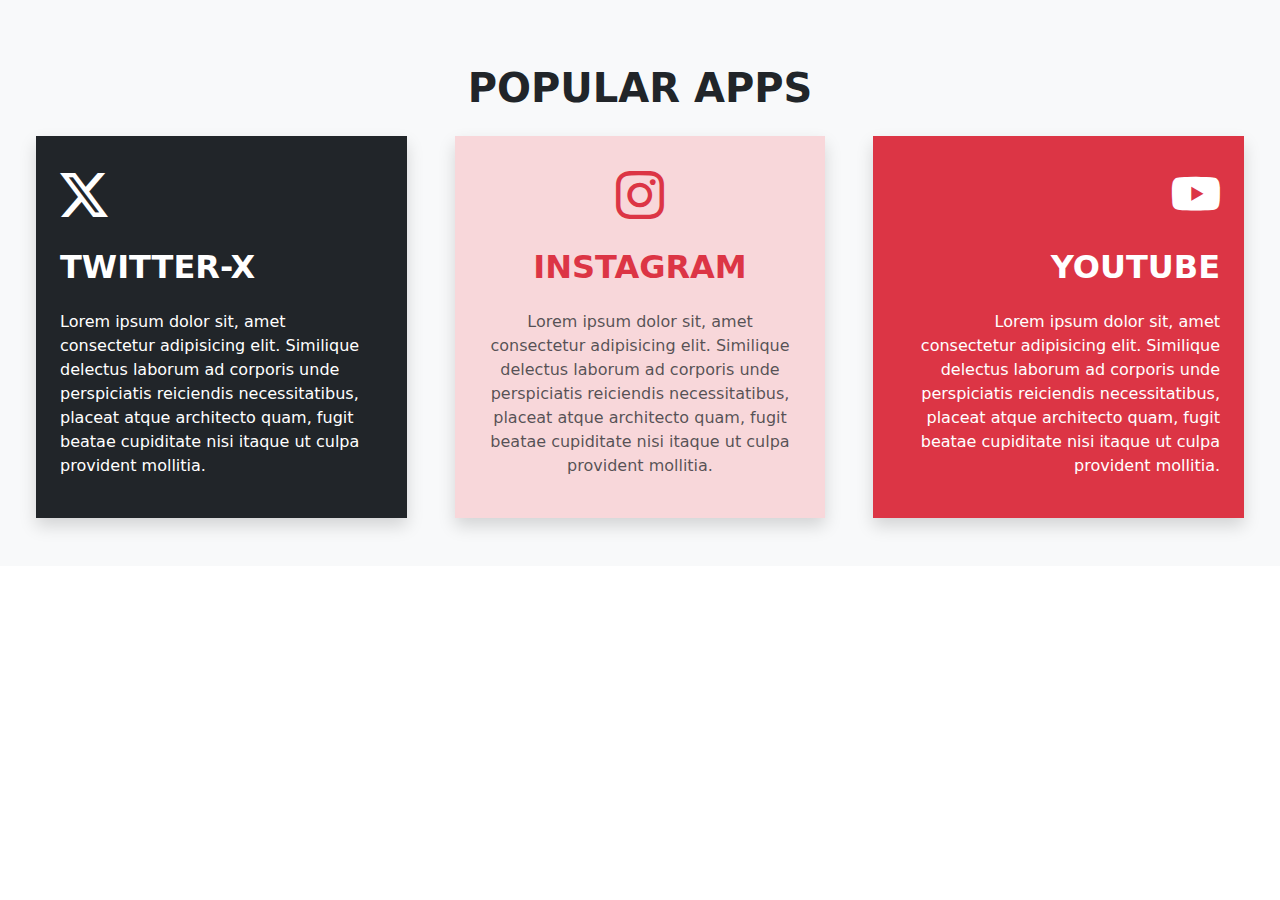
<file: 1_Utility Classes/index.html>
<!DOCTYPE html>
<html lang="en">
<head>
    <meta charset="UTF-8">
    <meta name="viewport" content="width=device-width, initial-scale=1.0">
    <title>Utility Classes</title>
    <!-- Bootstrap CSS -->
    <link rel="stylesheet" href="https://cdn.jsdelivr.net/npm/bootstrap@5.3.3/dist/css/bootstrap.min.css">
    <!-- Bootstrap Font Icon CSS -->
    <link rel="stylesheet" href="https://cdn.jsdelivr.net/npm/bootstrap-icons@1.11.3/font/bootstrap-icons.min.css">
</head>
<body>
    <!-- Using grid -->
    <div class="conatiner px-5 py-5 bg-light">
        <div class="row p-3 text-center">
            <h1 class="text-uppercase fw-bold">Popular Apps</h1>
        </div>
        <div class="row gap-5">
            <div class="col p-4 bg-dark text-start shadow">
                <i class="bi bi-twitter-x text-white" style="font-size: 3rem;"></i>
                <h2 class="pt-3 text-uppercase fw-bold text-white">Twitter-X</h2>
                <p class="pt-3 text-white">Lorem ipsum dolor sit, amet consectetur adipisicing elit. Similique delectus laborum ad corporis unde perspiciatis reiciendis necessitatibus, placeat atque architecto quam, fugit beatae cupiditate nisi itaque ut culpa provident mollitia.</p>
            </div>
            <div class="col p-4 bg-danger-subtle text-center text-danger shadow">
                <i class="bi bi-instagram" style="font-size: 3rem;"></i>
                <h2 class="pt-3 text-uppercase fw-bold text-danger">Instagram</h2>
                <p class="pt-3 text-muted">Lorem ipsum dolor sit, amet consectetur adipisicing elit. Similique delectus laborum ad corporis unde perspiciatis reiciendis necessitatibus, placeat atque architecto quam, fugit beatae cupiditate nisi itaque ut culpa provident mollitia.</p>
            </div>
            <div class="col p-4 bg-danger text-end shadow">
                <i class="bi bi-youtube text-white" style="font-size: 3rem; "></i>
                <h2 class="pt-3 text-uppercase fw-bold text-white">Youtube</h2>
                <p class="pt-3 text-white">Lorem ipsum dolor sit, amet consectetur adipisicing elit. Similique delectus laborum ad corporis unde perspiciatis reiciendis necessitatibus, placeat atque architecto quam, fugit beatae cupiditate nisi itaque ut culpa provident mollitia.</p>
            </div>
        </div>
    </div>

    <!-- Using flex -->
    <!-- <div class="conatiner-fluid px-5 py-5 bg-light d-flex-column">
        <div class="p-3 text-center">
            <h1 class="text-uppercase fw-bold">Popular Apps</h1>
        </div>
        <div class="d-flex flex-wrap flex-sm-nowrap gap-3">
            <div class="p-4 bg-dark text-start shadow">
                <i class="bi bi-twitter-x text-white" style="font-size: 3rem;"></i>
                <h2 class="pt-3 text-uppercase fw-bold text-white">Twitter-X</h2>
                <p class="pt-3 text-white">Lorem ipsum dolor sit, amet consectetur adipisicing elit. Similique delectus laborum ad corporis unde perspiciatis reiciendis necessitatibus, placeat atque architecto quam, fugit beatae cupiditate nisi itaque ut culpa provident mollitia.</p>
            </div>
            <div class="p-4 bg-danger-subtle text-center text-danger shadow">
                <i class="bi bi-instagram" style="font-size: 3rem;"></i>
                <h2 class="pt-3 text-uppercase fw-bold text-danger">Instagram</h2>
                <p class="pt-3 text-muted">Lorem ipsum dolor sit, amet consectetur adipisicing elit. Similique delectus laborum ad corporis unde perspiciatis reiciendis necessitatibus, placeat atque architecto quam, fugit beatae cupiditate nisi itaque ut culpa provident mollitia.</p>
            </div>
            <div class="p-4 bg-danger text-end shadow">
                <i class="bi bi-youtube text-white" style="font-size: 3rem; "></i>
                <h2 class="pt-3 text-uppercase fw-bold text-white">Youtube</h2>
                <p class="pt-3 text-white">Lorem ipsum dolor sit, amet consectetur adipisicing elit. Similique delectus laborum ad corporis unde perspiciatis reiciendis necessitatibus, placeat atque architecto quam, fugit beatae cupiditate nisi itaque ut culpa provident mollitia.</p>
            </div>
        </div>
    </div> -->
</body>
</html>
</file>
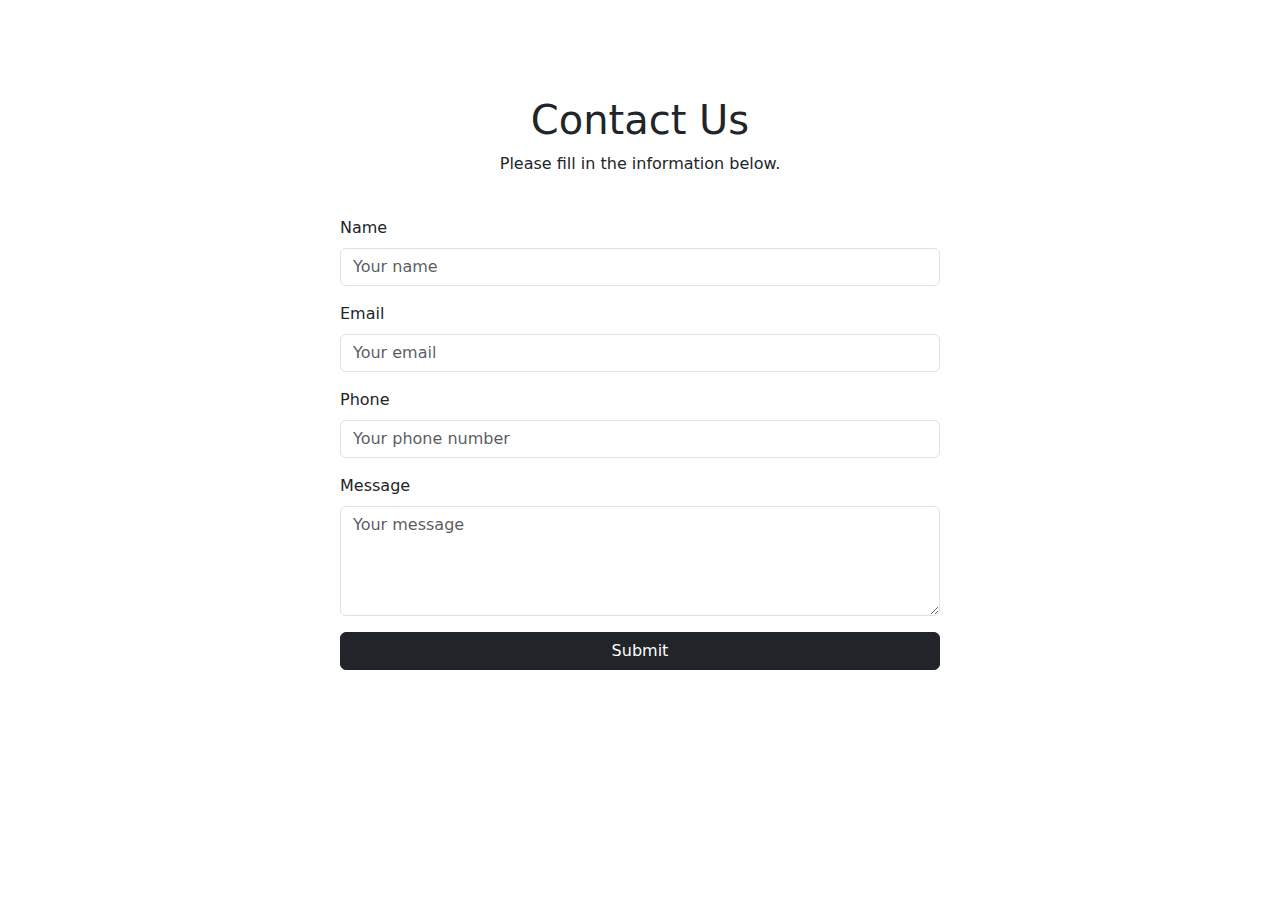
<file: 2_Basic_Forms/index.html>
<!DOCTYPE html>
<html lang="en">
<head>
    <meta charset="UTF-8">
    <meta name="viewport" content="width=device-width, initial-scale=1.0">
    <title>Contact Form</title>
    <!-- Bootstrap CSS -->
    <link rel="stylesheet" href="https://cdn.jsdelivr.net/npm/bootstrap@5.3.3/dist/css/bootstrap.min.css">
    <!-- Bootstrap Font Icon CSS -->
    <link rel="stylesheet" href="https://cdn.jsdelivr.net/npm/bootstrap-icons@1.11.3/font/bootstrap-icons.min.css">
</head>
<body>
    <div class="container py-5 my-5 d-flex flex-column justify-content-center align-items-center">
        <div class="text-center mb-4">
            <h2 class="fs-1">Contact Us</h2>
            <p>Please fill in the information below.</p>
        </div>
        <div class="w-75" style="max-width: 600px;">
            <form action="#" method="post" class="row g-3 needs-validation" novalidate>
                
                <div class="col-12">
                    <label for="name" class="form-label fw-medium">Name</label>
                    <input type="text" class="form-control" id="name" name="name" placeholder="Your name" required>
                    <div class="invalid-feedback">
                        Please enter your name.
                    </div>
                </div>

                <div class="col-12">
                    <label for="email" class="form-label fw-medium">Email</label>
                    <input type="email" class="form-control" id="email" name="email" placeholder="Your email" required>
                    <div class="invalid-feedback">
                        Please enter a valid email address.
                    </div>
                </div>

                <div class="col-12">
                    <label for="phone" class="form-label fw-medium">Phone</label>
                    <input type="tel" class="form-control" id="phone" name="phone" placeholder="Your phone number" required>
                    <div class="invalid-feedback">
                        Please enter your phone number.
                    </div>
                </div>

                <div class="col-12">
                    <label for="message" class="form-label fw-medium">Message</label>
                    <textarea class="form-control" id="message" name="message" rows="4" placeholder="Your message" required></textarea>
                    <div class="invalid-feedback">
                        Please enter your message.
                    </div>
                </div>

                <div class="col-12">
                    <button class="btn btn-dark w-100" type="submit">Submit</button>
                </div>
            </form>
        </div>
    </div>

    <script>
        // Bootstrap client-side validation
        (function () {
            'use strict'; //This enables strict mode, which helps to catch common coding errors and prevents the use of certain unsafe feature.

            // Fetch all the forms we want to apply custom Bootstrap validation styles to
            const forms = document.querySelectorAll('.needs-validation');

            //Loop over them and prevent from submission
            Array.from(forms).forEach(function (form) {
                form.addEventListener('submit', function (event) {
                    if (!form.checkValidity()) {
                        event.preventDefault(); // Prevents the form from being submitted if it’s invalid.
                        event.stopPropagation(); // Prevents propagation(bubbling up to parent elements or capturing down to child elements) of the same event from being called.
                    }
                    form.classList.add('was-validated');
                }, false);
            });
        })();
    </script>
</body>
</html>
</file>
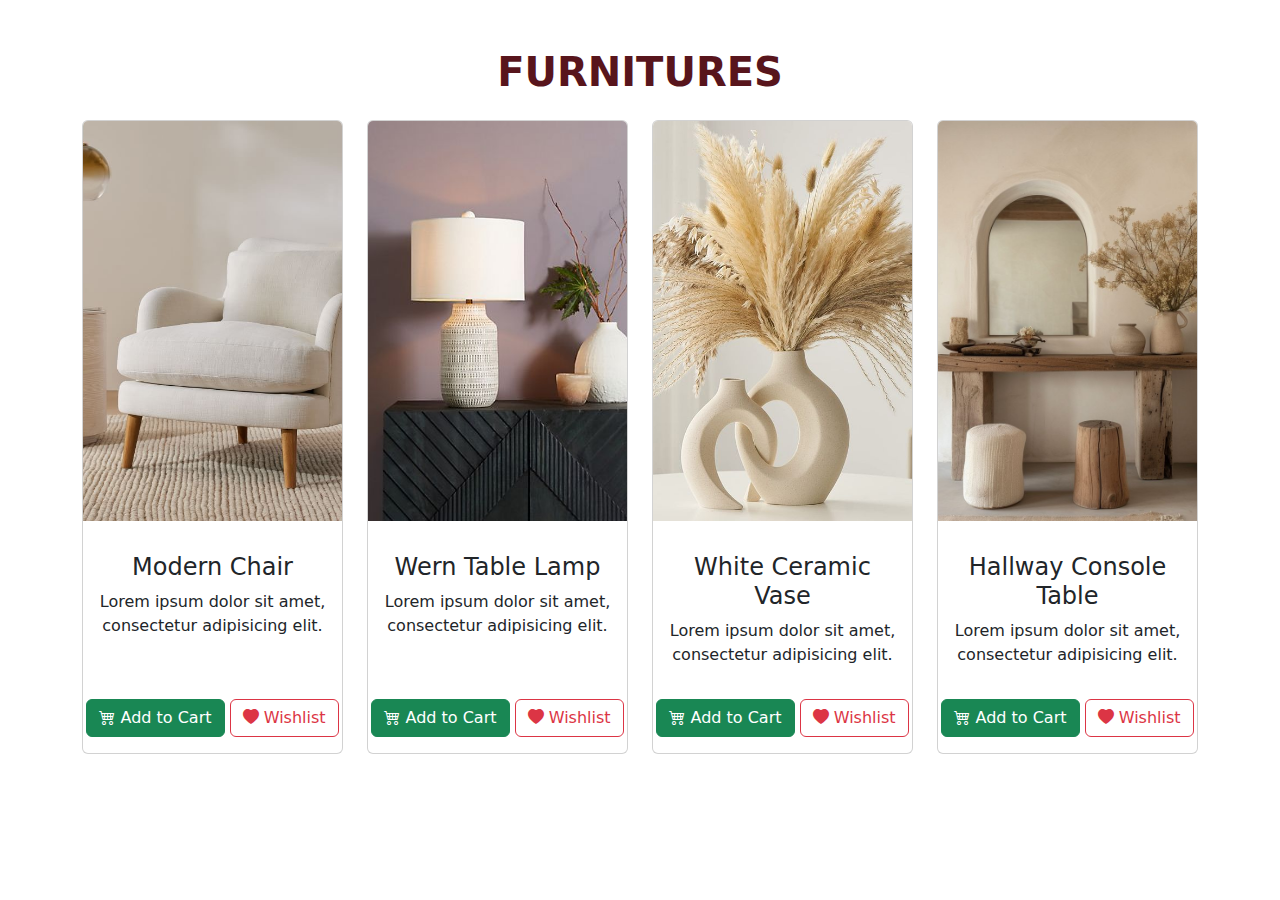
<file: 3_Responsive_Card_Layout/index.html>
<!DOCTYPE html>
<html lang="en">
<head>
    <meta charset="UTF-8">
    <meta name="viewport" content="width=device-width, initial-scale=1.0">
    <title>Responsive Card Layout</title>
    <!-- CSS -->
    <link rel="stylesheet" href="styles/style.css">
    <!-- Bootstrap CSS -->
    <link rel="stylesheet" href="https://cdn.jsdelivr.net/npm/bootstrap@5.3.3/dist/css/bootstrap.min.css">
    <!-- Bootstrap Font Icon CSS -->
    <link rel="stylesheet" href="https://cdn.jsdelivr.net/npm/bootstrap-icons@1.11.3/font/bootstrap-icons.min.css">
</head>
<body>
    <div class="container py-5">
        <div class="text-center mb-4">
            <h1 class="text-uppercase fw-bold text-danger-emphasis">Furnitures</h1>
        </div>
        <div class="row">
            <div class="col-xl-3 col-md-6 col-sm-12 mb-4">
                <div class="card h-100 d-flex-column">
                    <img src="images/chair.jpg" class="card-img-top" alt="Modern Chair" >
                    <div class="card-body my-3 text-center flex-grow-1">
                        <h4 class="card-title">Modern Chair</h4>
                        <p class="card-text">Lorem ipsum dolor sit amet, consectetur adipisicing elit.</p>                       
                    </div>
                    <div class="card-button mb-3 text-center">
                        <button class="btn btn-success"><i class="bi bi-cart4"></i> Add to Cart</button>
                        <button class="btn btn-outline-danger"><i class="bi bi-heart-fill"></i> Wishlist</button>
                    </div>
                </div>
            </div>

            <div class="col-xl-3 col-md-6 col-sm-12 mb-4">
                <div class="card h-100 d-flex-column">
                    <img src="images/wern-table-lamp.jpg" class="card-img-top" alt="Wern Table Lamp" >
                    <div class="card-body my-3 text-center flex-grow-1">
                        <h4 class="card-title">Wern Table Lamp</h4>
                        <p class="card-text">Lorem ipsum dolor sit amet, consectetur adipisicing elit.</p>                       
                    </div>
                    <div class="card-button mb-3 text-center">
                        <button class="btn btn-success"><i class="bi bi-cart4"></i> Add to Cart</button>
                        <button class="btn btn-outline-danger"><i class="bi bi-heart-fill"></i> Wishlist</button>
                    </div>
                </div>
            </div>

            <div class="col-xl-3 col-md-6 col-sm-12 mb-4">
                <div class="card h-100 d-flex-column">
                    <img src="images/white-ceramic-vase.jpg" class="card-img-top" alt="White Ceramic Vase" >
                    <div class="card-body my-3 text-center flex-grow-1">
                        <h4 class="card-title">White Ceramic Vase</h4>
                        <p class="card-text">Lorem ipsum dolor sit amet, consectetur adipisicing elit.</p>                       
                    </div>
                    <div class="card-button mb-3 text-center">
                        <button class="btn btn-success"><i class="bi bi-cart4"></i> Add to Cart</button>
                        <button class="btn btn-outline-danger"><i class="bi bi-heart-fill"></i> Wishlist</button>
                    </div>
                </div>
            </div>

            <div class="col-xl-3 col-md-6 col-sm-12 mb-4">
                <div class="card h-100 d-flex-column">
                    <img src="images/Hallway-console.jpg" class="card-img-top" alt="Hallway Console Table" >
                    <div class="card-body my-3 text-center flex-grow-1">
                        <h4 class="card-title">Hallway Console Table</h4>
                        <p class="card-text">Lorem ipsum dolor sit amet, consectetur adipisicing elit.</p>                       
                    </div>
                    <div class="card-button mb-3 text-center">
                        <button class="btn btn-success"><i class="bi bi-cart4"></i> Add to Cart</button>
                        <button class="btn btn-outline-danger"><i class="bi bi-heart-fill"></i> Wishlist</button>
                    </div>
                </div>
            </div>
        </div>
    </div>
</body>
</html>
</file>
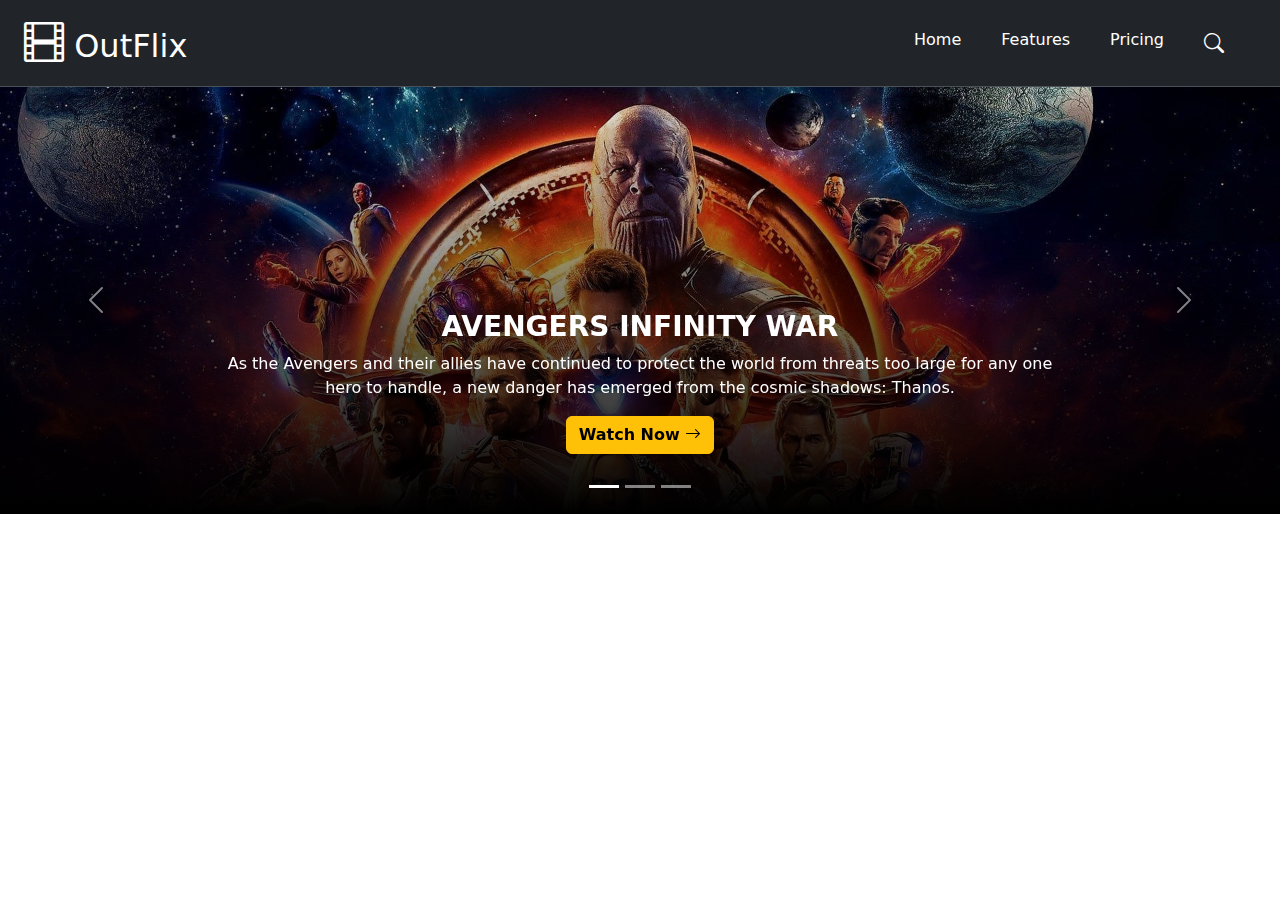
<file: 5_Carousel_Modal/index.html>
<!DOCTYPE html>
<html lang="en">

<head>
    <meta charset="UTF-8">
    <meta name="viewport" content="width=device-width, initial-scale=1.0">
    <title>Carousel and Modal</title>
    <!-- CSS -->
    <link rel="stylesheet" href="styles/style.css">
    <!-- Bootstrap CSS -->
    <link rel="stylesheet" href="https://cdn.jsdelivr.net/npm/bootstrap@5.3.3/dist/css/bootstrap.min.css">
    <!-- Bootstrap Font Icon CSS -->
    <link rel="stylesheet" href="https://cdn.jsdelivr.net/npm/bootstrap-icons@1.11.3/font/bootstrap-icons.min.css">
</head>

<body>
    <!-- NavBar -->
    <nav class="navbar navbar-expand-lg bg-dark border-bottom border-body" data-bs-theme="dark">
        <div class="container-fluid px-4">
            <a class="navbar-brand fs-2 text-white" href="#"><i class="bi bi-film fs-1"></i> OutFlix</a>
            <div>
                <button class="navbar-toggler" type="button" data-bs-toggle="collapse" data-bs-target="#navbarNav"
                    aria-controls="navbarNav" aria-expanded="false" aria-label="Toggle navigation">
                    <span class="navbar-toggler-icon "></span>
                </button>
                <div class="collapse navbar-collapse" id="navbarNav">
                    <ul class="navbar-nav">
                        <li class="nav-item pe-4">
                            <a class="nav-link active text-white" aria-current="page" href="#">Home</a>
                        </li>
                        <li class="nav-item pe-4">
                            <a class="nav-link text-white" href="#">Features</a>
                        </li>
                        <li class="nav-item pe-4">
                            <a class="nav-link text-white" href="#">Pricing</a>
                        </li>
                        <li class="nav-item pe-4">
                            <a href="#" class="nav-link text-white"><i class="bi bi-search fs-5"></i></a>
                        </li>
                    </ul>
                </div>
            </div>
        </div>
    </nav>

    <!-- Carousel Slider -->
    <div id="carousel" class="carousel slide" data-bs-ride="true">
        <div class="carousel-indicators">
            <button type="button" data-bs-target="#carousel" data-bs-slide-to="0" class="active" aria-current="true"
                aria-label="slide 1"></button>
            <button type="button" data-bs-target="#carousel" data-bs-slide-to="1" aria-label="slide 2"></button>
            <button type="button" data-bs-target="#carousel" data-bs-slide-to="2" aria-label="slide 3"></button>
        </div>
        <div class="carousel-inner">
            <div class="carousel-item active">
                <img src="images/avengers.jpg" class="carousel-image d-block w-100" alt="Avengers Movie">
                <div class="carousel-caption p-4">
                    <h3 class="fw-bold text-uppercase">Avengers Infinity War</h3>
                    <p class="d-none d-md-block">As the Avengers and their allies have continued to protect the world from threats too large for any one hero to handle, a new danger has emerged from the cosmic shadows: Thanos.
                    </p>
                    <button type="button" class="btn btn-warning mb-3 fw-semibold" data-bs-toggle="modal" data-bs-target="#modal">Watch
                        Now <i class="bi bi-arrow-right"></i></button>
                </div>
            </div>
            <div class="carousel-item">
                <img src="images/spider.jpg" class="carousel-image d-block w-100" alt="Spiderman Movie">
                <div class="carousel-caption p-4">
                    <h3 class="fw-bold text-uppercase">Spiderman: No Way Home</h3>
                    <p class="d-none d-md-block">Peter Parker is unmasked and no longer able to separate his normal life from the high-stakes of being a super-hero. When he asks for help from Doctor Strange the stakes become even more dangerous, forcing him to discover what it truly means to be Spider-Man.
                    </p>
                    <button type="button" class="btn btn-warning mb-3 fw-semibold" data-bs-toggle="modal" data-bs-target="#modal">Watch
                        Now <i class="bi bi-arrow-right"></i></button>
                </div>
            </div>
            <div class="carousel-item">
                <img src="images/dr.jpg" class="carousel-image d-block w-100" alt="Drstrange Movie">
                <div class="carousel-caption p-4">
                    <h3 class="fw-bold text-uppercase">Doctor Strange multiverse of madness</h3>
                    <p class="d-none d-md-block">Doctor Strange, with the help of mystical allies both old and new, traverses the mind-bending and dangerous alternate realities of the Multiverse to confront a mysterious new adversary.
                    </p>
                    <button type="button" class="btn btn-warning mb-3 fw-semibold" data-bs-toggle="modal" data-bs-target="#modal">Watch
                        Now <i class="bi bi-arrow-right"></i></button>
                </div>
            </div>
        </div>
        <button class="carousel-control-prev" type="button" data-bs-target="#carousel" data-bs-slide="prev">
            <span class="carousel-control-prev-icon" aria-hidden="true"></span>
            <span class="visually-hidden">Previous</span>
        </button>
        <button class="carousel-control-next" type="button" data-bs-target="#carousel" data-bs-slide="next">
            <span class="carousel-control-next-icon" aria-hidden="true"></span>
            <span class="visually-hidden">Next</span>
        </button>
    </div>

    <!-- Modal -->
    <div class="modal fade" id="modal" tabindex="-1" aria-labelledby="modalLabel" aria-hidden="true">
        <div class="modal-dialog">
            <div class="modal-content">
                <div class="modal-header">
                    <h1 class="modal-title fs-5" id="modalLabel">Watch For Free!</h1>
                    <button type="button" class="btn-close" data-bs-dismiss="modal" aria-label="Close"></button>
                </div>
                <div class="modal-body">
                    <form action="#" method="post" class="row g-3" novalidate>
                
                        <div class="col-12">
                            <label for="name" class="form-label fw-medium">Name</label>
                            <input type="text" class="form-control" id="name" name="name" placeholder="Your name" required>
                        </div>
        
                        <div class="col-12">
                            <label for="email" class="form-label fw-medium">Email</label>
                            <input type="email" class="form-control" id="email" name="email" placeholder="Your email" required>
                        </div>
        
                        <div class="col-12">
                            <label for="phone" class="form-label fw-medium">Phone</label>
                            <input type="tel" class="form-control" id="phone" name="phone" placeholder="Your phone number" required>
                        </div>
        
                        <!-- <div class="col-12">
                            <button class="btn btn-dark w-100" type="submit">Submit</button>
                        </div> -->
                    </form>
                </div>
                <div class="modal-footer">
                    <button type="button" class="btn btn-secondary" data-bs-dismiss="modal">Close</button>
                    <button type="button" class="btn btn-outline-warning">SignUp</button>
                </div>
            </div>
        </div>
    </div>

    <!-- Bootstrap JavaScript Bundle -->
    <script src="https://cdn.jsdelivr.net/npm/bootstrap@5.3.3/dist/js/bootstrap.bundle.min.js"></script>

</body>

</html>
</file>
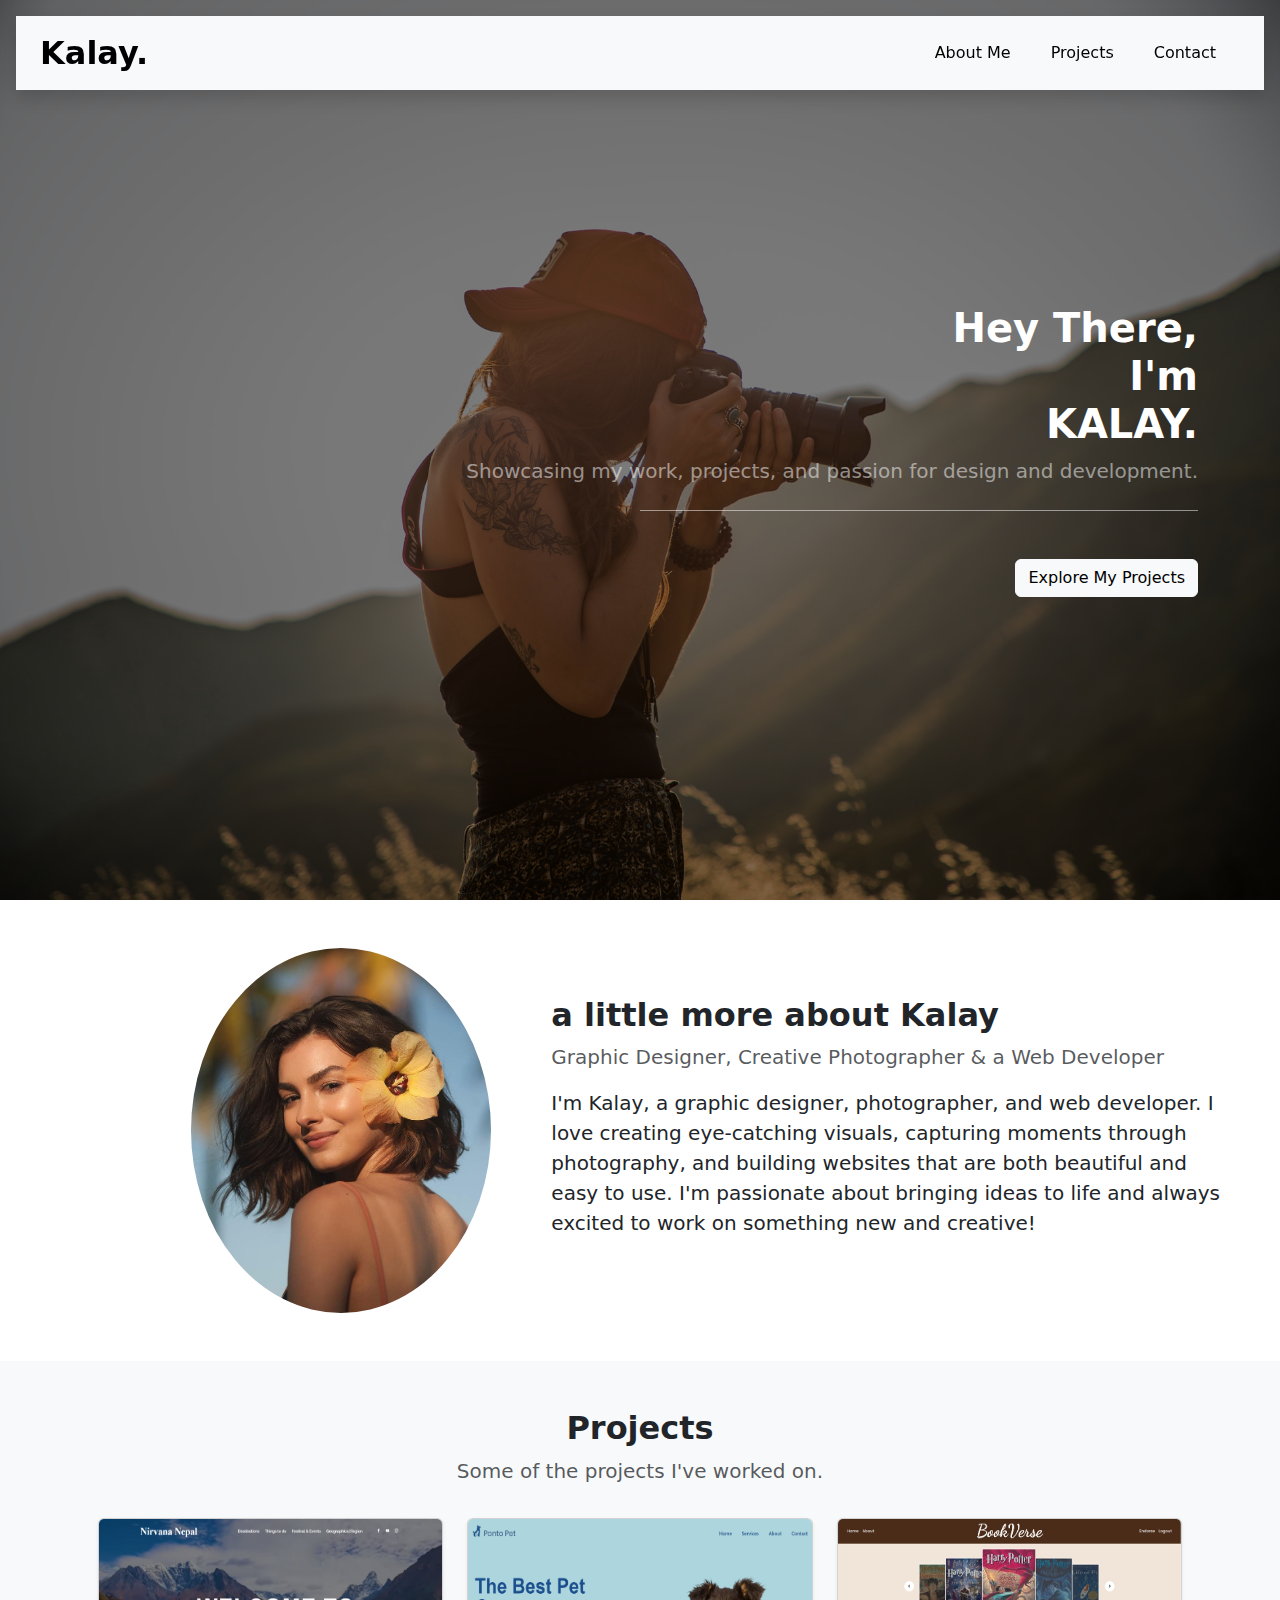
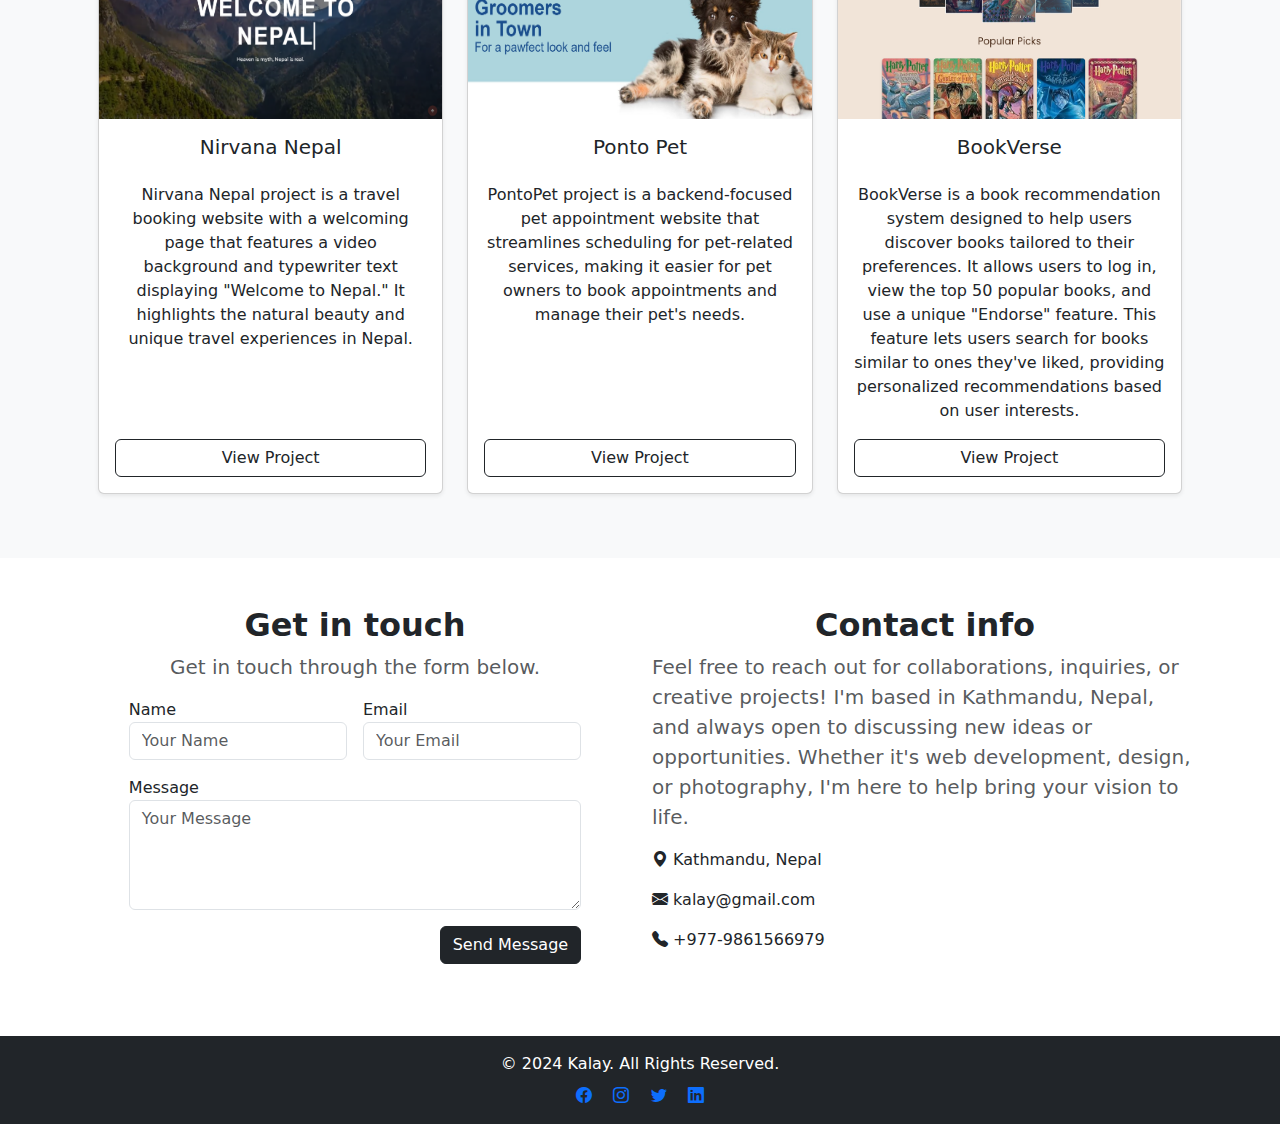
<file: 6_Portfolio/index.html>
<!DOCTYPE html>
<html lang="en">

<head>
    <meta charset="UTF-8">
    <meta name="viewport" content="width=device-width, initial-scale=1.0">
    <title>Portfolio</title>
    <!-- CSS -->
    <link rel="stylesheet" href="styles/style.css">
    <!-- Bootstrap CSS -->
    <link rel="stylesheet" href="https://cdn.jsdelivr.net/npm/bootstrap@5.3.3/dist/css/bootstrap.min.css">
    <!-- Bootstrap Font Icon CSS -->
    <link rel="stylesheet" href="https://cdn.jsdelivr.net/npm/bootstrap-icons@1.11.3/font/bootstrap-icons.min.css">
</head>

<body>

    <!-- Navbar -->
    <nav class="navbar navbar-expand-lg m-3 bg-body-tertiary fixed-top shadow">
        <div class="container-fluid px-4">
            <!-- Logo -->
            <a href="#" class="navbar-brand fs-2 fw-bold">Kalay.</a>
            <button class="navbar-toggler" type="button" data-bs-toggle="offcanvas" data-bs-target="#offcanvasNavbar" aria-controls="offcanvasNavbar" aria-label="Toggle navigation">
                <span class="navbar-toggler-icon"></span>
            </button>
            <!-- Offcanvas for smaller screen -->
            <div class="offcanvas offcanvas-end" tabindex="-1" id="offcanvasNavbar" aria-labelledby="offcanvasNavbarLabel">
                <div class="offcanvas-header">
                  <h5 class="offcanvas-title" id="offcanvasNavbarLabel">Menu</h5>
                  <button type="button" class="btn-close" data-bs-dismiss="offcanvas" aria-label="Close"></button>
                </div>
                <!-- nav lists -->
                <div class="offcanvas-body">
                  <ul class="navbar-nav justify-content-end flex-grow-1 pe-3 gap-4">
                    <li class="nav-item">
                        <a href="#about" class="nav-link active" aria-current="page">About Me</a>
                    </li>
                    <li class="nav-item">
                        <a href="#projects" class="nav-link active">Projects</a>
                    </li>
                    <li class="nav-item">
                        <a href="#contact" class="nav-link active">Contact</a>
                    </li>
                </ul>
            </div>
        </div>
    </nav>


    <!-- Hero Section -->
    <section id="hero" class="hero d-flex align-items-center">
        <div class="container text-end">
            <h1 class="text-white fw-bold">Hey There, <span class="d-block">I'm</span> <span class="d-block text-uppercase">Kalay.</span></h1>
            <p class="text-white-50 fs-5">Showcasing my work, projects, and passion for design and development.</p>
            <hr class="my-4 ms-auto">
            <a href="#projects" class="btn btn-light mt-4">Explore My Projects</a>
        </div>
    </section>
    
    

    <!-- About Section -->
    <section id="about" class="about-section p-5">
        <div class="conatiner">
            <div class="row">
                <div class="col-md-5 d-flex justify-content-end pe-5">
                    <img src="images/profile.jpg" class="rounded-circle img-fluid mb-4 mb-md-0" alt="Profile Picture">
                </div>
                <div class="col-md-7 py-5">
                    <h2 class="fw-bold">a little more about Kalay</h2>
                    <p class="lead text-muted">Graphic Designer, Creative Photographer & a Web Developer</p>
                    <p class="mt-3 fs-5">I'm Kalay, a graphic designer, photographer, and web developer. I love creating eye-catching visuals, capturing moments through photography, and building websites that are both beautiful and easy to use. I'm passionate about bringing ideas to life and always excited to work on something new and creative!</p>
                </div>
            </div>
        </div>
    </section>


    <!-- Project Section -->
    <section id="projects" class="project-section py-5 bg-light">
        <div class="container text-center">
            <h2 class="fw-bold">Projects</h2>
            <p class="lead text-muted">Some of the projects I've worked on.</p>
            <div class="row g-4 p-3">
                <!-- Project Card 1 -->
                <div class="col-md-6 col-lg-4 d-flex">
                    <div class="card shadow-sm d-flex flex-column h-100">
                        <img src="images/project1.png" class="card-img-top" alt="Project 1">
                        <div class="card-body d-flex flex-column flex-grow-1">
                            <h5 class="card-title">Nirvana Nepal</h5>
                            <p class="card-text pt-3 flex-grow-1">Nirvana Nepal project is a travel booking website with a welcoming page that features a video background and typewriter text displaying "Welcome to Nepal." It highlights the natural beauty and unique travel experiences in Nepal.</p>
                            <a href="#" class="btn btn-outline-dark mt-auto">View Project</a>
                        </div>
                    </div>
                </div>
                <!-- Project Card 2 -->
                <div class="col-md-6 col-lg-4 d-flex">
                    <div class="card shadow-sm d-flex flex-column h-100">
                        <img src="images/project2.png" class="card-img-top" alt="Project 2">
                        <div class="card-body d-flex flex-column flex-grow-1">
                            <h5 class="card-title">Ponto Pet</h5>
                            <p class="card-text pt-3 flex-grow-1">PontoPet project is a backend-focused pet appointment website that streamlines scheduling for pet-related services, making it easier for pet owners to book appointments and manage their pet's needs.</p>
                            <a href="#" class="btn btn-outline-dark mt-auto">View Project</a>
                        </div>
                    </div>
                </div>
                <!-- Project Card 3 -->
                <div class="col-md-6 col-lg-4 d-flex">
                    <div class="card shadow-sm d-flex flex-column h-100">
                        <img src="images/project3.png" class="card-img-top" alt="Project 3">
                        <div class="card-body d-flex flex-column flex-grow-1">
                            <h5 class="card-title">BookVerse</h5>
                            <p class="card-text pt-3 flex-grow-1">BookVerse is a book recommendation system designed to help users discover books tailored to their preferences. It allows users to log in, view the top 50 popular books, and use a unique "Endorse" feature. This feature lets users search for books similar to ones they've liked, providing personalized recommendations based on user interests.</p>
                            <a href="#" class="btn btn-outline-dark mt-auto">View Project</a>
                        </div>
                    </div>
                </div>
            </div>
        </div>
    </section>


    <!-- Contact Form Section -->
    <section id="contact" class="contact-section py-5">
        <div class="container text-center">
            <div class="row">
                <div class="col-md-6 mb-4">
                    <h2 class="fw-bold">Get in touch</h2>
                    <p class="lead text-muted">Get in touch through the form below.</p>
                    <form class="row g-3 justify-content-center text-start">
                        <div class="col-md-5 ">
                            <label for="name">Name</label>
                            <input type="text" class="form-control" id="name" placeholder="Your Name" required>
                        </div>
                        <div class="col-md-5">
                            <label for="email">Email</label>
                            <input type="email" class="form-control" id="email" placeholder="Your Email" required>
                        </div>
                        <div class="col-10">
                            <label for="message">Message</label>
                            <textarea class="form-control" rows="4" id="message" placeholder="Your Message" required></textarea>
                        </div>
                        <div class="col-10 text-end">
                            <button type="submit" class="btn btn-dark w-30">Send Message</button>
                        </div>
                    </form>
                </div>
                <div class="col-md-6">
                    <h2 class="fw-bold">Contact info</h2>
                    <p class="lead text-muted text-start">Feel free to reach out for collaborations, inquiries, or creative projects! I'm based in Kathmandu, Nepal, and always open to discussing new ideas or opportunities. Whether it's web development, design, or photography, I'm here to help bring your vision to life.</p>
                    <p class="text-start"><i class="bi bi-geo-alt-fill"></i> Kathmandu, Nepal</p>
                    <p class="text-start"><i class="bi bi-envelope-fill"></i> kalay@gmail.com</p>
                    <p class="text-start"><i class="bi bi-telephone-fill"></i> +977-9861566979</p>
                </div>
            </div>
        </div>
    </section>

    <!-- Footer Section -->
    <footer class="bg-dark text-white text-center py-3">
        <div class="container">
            <p class="mb-0">© 2024 Kalay. All Rights Reserved.</p>
            <div class="icons-list mt-2">
                <a href="facebook.com"><i class="bi bi-facebook mx-2"></i></a>
                <a href="instagram.com"><i class="bi bi-instagram mx-2"></i></a>
                <a href="twitter.com"><i class="bi bi-twitter mx-2"></i></a>
                <a href="linkedin.com"><i class="bi bi-linkedin mx-2"></i></a>
            </div>
        </div>
    </footer>
    
    

    <!-- Bootstrap JavaScript Bundle -->
    <script src="https://cdn.jsdelivr.net/npm/bootstrap@5.3.3/dist/js/bootstrap.bundle.min.js"></script>

</body>
</html>
</file>
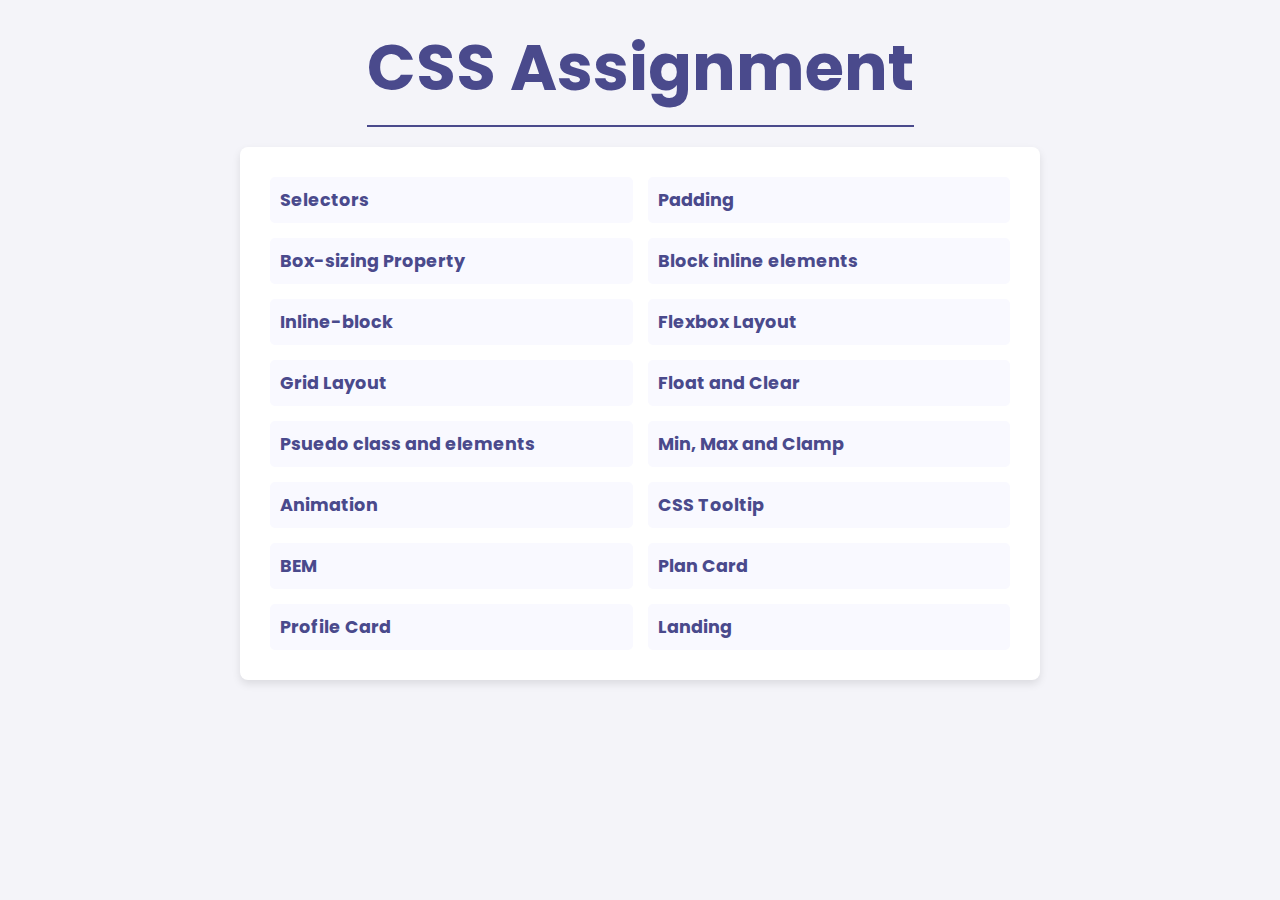
<file: css-assignment/index.html>
<!DOCTYPE html>
<html lang="en">
<head>
    <meta charset="UTF-8">
    <meta name="viewport" content="width=device-width, initial-scale=1.0">
    <title>CSS Assignment</title>
    <link rel="stylesheet" href="style.css">
</head>
<body>
    <header>
        <h1>CSS Assignment</h1>
    </header>
    <div class="container">
        <ol>
            <li><a href="1_selectors/selectors.html">Selectors</a></li>
            <li><a href="2_padding/padding.html">Padding</a></li>
            <li><a href="3_BorederBox/index.html">Box-sizing Property</a></li>
            <li><a href="4_Block-Inline/index.html">Block inline elements</a></li>
            <li><a href="5_inline-block/index.html">Inline-block</a></li>
            <li><a href="6_flexbox/flex.html">Flexbox Layout</a></li>
            <li><a href="7_gridlayout/index.html">Grid Layout</a></li>
            <li><a href="8_float_clear/index.html">Float and Clear</a></li>
            <li><a href="9_pseudoclass/index.html">Psuedo class and elements</a></li>
            <li><a href="10_min_max_clamp/index.html">Min, Max and Clamp</a></li>
            <li><a href="11_animation/index.html">Animation</a></li>
            <li><a href="12_css_tooltip/index.html">CSS Tooltip</a></li>
            <li><a href="13_BEM/index.html">BEM</a></li>
            <li><a href="14_plancard/index.html">Plan Card</a></li>
            <li><a href="15_profilecard/index.html">Profile Card</a></li>
            <li><a href="16_landing/index.html">Landing</a></li>
        </ol>
    </div>
</body>
</html>
</file>
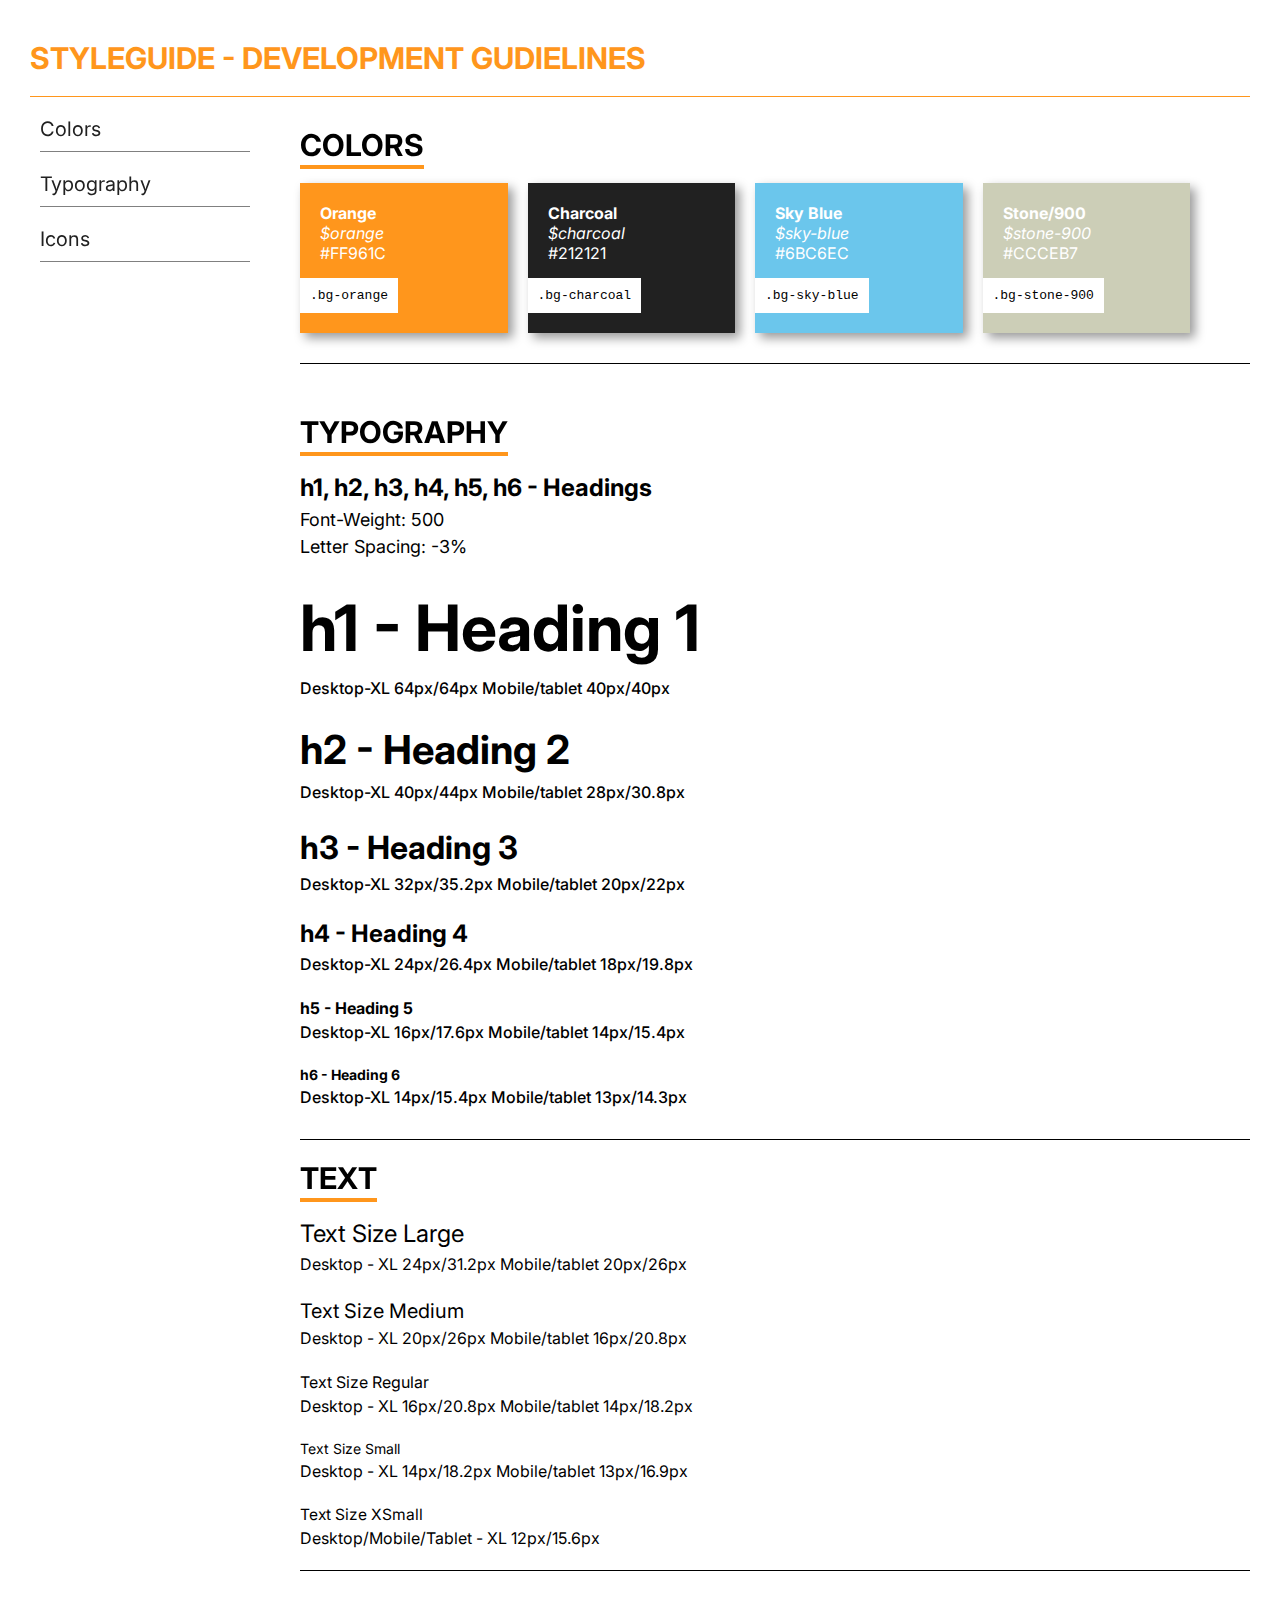
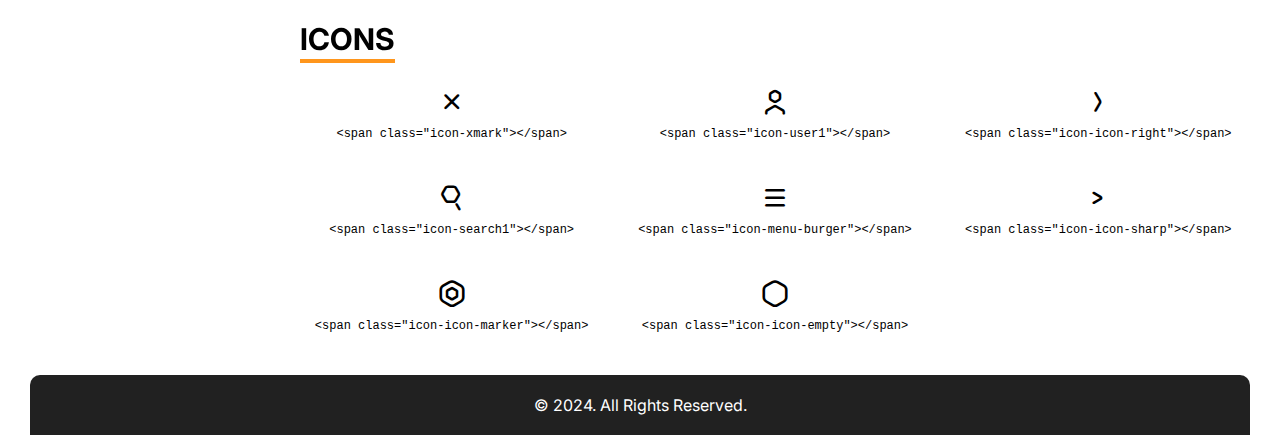
<file: Styleguide/index.html>
<!DOCTYPE html>
<html lang="en">

<head>
    <meta charset="UTF-8">
    <meta name="viewport" content="width=device-width, initial-scale=1.0">
    <title>Styleguide Assignment</title>
    <!-- CSS -->
    <link rel="stylesheet" href="styles/style.css">
</head>

<body>
    <header>
        <div class="heading">
            <h2>StyleGuide - Development Gudielines</h2>
        </div>
    </header>

    <main class="container">
        <!-- aside bar -->
        <aside id="sidebar" class="sidebar">
            <div class="sidebar__list">
                <ul class="list-group">
                    <a href="#color">
                        <li class="list-group-item">Colors</li>
                    </a>
                    <a href="#typography">
                        <li class="list-group-item">Typography</li>
                    </a>
                    <a href="#icons">
                        <li class="list-group-item">Icons</li>
                    </a>
                </ul>
            </div>
        </aside>

        <div class="content">
            <!-- color section -->
            <section id="color" class="color">
                <div class="color__container">
                    <div class="color__head">
                        <h2>Colors</h2>
                    </div>
                    <div class="color__list">
                        <div class="color__card orange">
                            <div class="color__body">
                                <strong>Orange</strong>

                                <i>$orange</i>
                                <span>#FF961C</span>

                            </div>
                            <code>
                            .bg-orange
                        </code>
                        </div>
                        <div class="color__card charcoal">
                            <div class="color__body">
                                <strong>Charcoal</strong>
                                <i>$charcoal</i>
                                <span>#212121</span>
                            </div>
                            <code>
                            .bg-charcoal
                        </code>
                        </div>
                        <div class="color__card sky-blue">
                            <div class="color__body">
                                <strong>Sky Blue</strong>

                                <i>$sky-blue</i>
                                <span>#6BC6EC</span>

                            </div>
                            <code>
                            .bg-sky-blue
                        </code>
                        </div>
                        <div class="color__card stone">
                            <div class="color__body">
                                <strong>Stone/900</strong>

                                <i>$stone-900</i>
                                <span>#CCCEB7</span>

                            </div>
                            <code>
                            .bg-stone-900
                        </code>
                        </div>
                    </div>
                </div>
            </section>

            <!-- typography section -->
            <section id="typography" class="typography">
                <div class="typography__container">
                    <div class="typography__header">
                        <h2 class="typography__title">Typography</h2>
                    </div>
            
                    <div class="typography__headings">
                        <div class="typography__info">
                            <h2 class="typography__info-title">h1, h2, h3, h4, h5, h6 - Headings</h2>
                            <p class="typography__info-weight">Font-Weight: 500</p>
                            <p class="typography__info-spacing">Letter Spacing: -3%</p>
                        </div>
            
                        <div class="typography__heading typography__heading--h1">
                            <h1 class="typography__heading-title">h1 - Heading 1</h1>
                            <p class="typography__heading-size">Desktop-XL 64px/64px Mobile/tablet 40px/40px</p>
                        </div>
            
                        <div class="typography__heading typography__heading--h2">
                            <h2 class="typography__heading-title">h2 - Heading 2</h2>
                            <p class="typography__heading-size">Desktop-XL 40px/44px Mobile/tablet 28px/30.8px</p>
                        </div>
            
                        <div class="typography__heading typography__heading--h3">
                            <h3 class="typography__heading-title">h3 - Heading 3</h3>
                            <p class="typography__heading-size">Desktop-XL 32px/35.2px Mobile/tablet 20px/22px</p>
                        </div>
            
                        <div class="typography__heading typography__heading--h4">
                            <h4 class="typography__heading-title">h4 - Heading 4</h4>
                            <p class="typography__heading-size">Desktop-XL 24px/26.4px Mobile/tablet 18px/19.8px</p>
                        </div>
            
                        <div class="typography__heading typography__heading--h5">
                            <h5 class="typography__heading-title">h5 - Heading 5</h5>
                            <p class="typography__heading-size">Desktop-XL 16px/17.6px Mobile/tablet 14px/15.4px</p>
                        </div>
            
                        <div class="typography__heading typography__heading--h6">
                            <h6 class="typography__heading-title">h6 - Heading 6</h6>
                            <p class="typography__heading-size">Desktop-XL 14px/15.4px Mobile/tablet 13px/14.3px</p>
                        </div>
                    </div>
            
                    <div class="typography__text">
                        <div class="typography__text-header">
                            <h2 class="typography__text-title">Text</h2>
                        </div>
                        <div class="typography__text-item typography__text-item--large">
                            <p class="typography__text-label">Text Size Large</p>
                            <p class="typography__text-size">Desktop - XL 24px/31.2px Mobile/tablet 20px/26px</p>
                        </div>
            
                        <div class="typography__text-item typography__text-item--medium">
                            <p class="typography__text-label">Text Size Medium</p>
                            <p class="typography__text-size">Desktop - XL 20px/26px Mobile/tablet 16px/20.8px</p>
                        </div>
            
                        <div class="typography__text-item typography__text-item--regular">
                            <p class="typography__text-label">Text Size Regular</p>
                            <p class="typography__text-size">Desktop - XL 16px/20.8px Mobile/tablet 14px/18.2px</p>
                        </div>
            
                        <div class="typography__text-item typography__text-item--small">
                            <p class="typography__text-label">Text Size Small</p>
                            <p class="typography__text-size">Desktop - XL 14px/18.2px Mobile/tablet 13px/16.9px</p>
                        </div>
            
                        <div class="typography__text-item typography__text-item--xsmall">
                            <p class="typography__text-label">Text Size XSmall</p>
                            <p class="typography__text-size">Desktop/Mobile/Tablet - XL 12px/15.6px</p>
                        </div>
                    </div>
                </div>
            </section>

            <!-- icon section -->
            <section id="icons" class="icons">
                <div class="icons__container">
                    <div class="icons__header">
                        <h2 class="icons__title">Icons</h2>
                    </div>
                    <div class="icons__lists">
                        <div class="icons__list--i1">
                            <span class="icon icon-xmark"></span>
                            <code>&lt;span class="icon-xmark"&gt;&lt;/span&gt;</code> 
                            <!-- &lt means less than and &gt means greater than -->
                        </div>
                        <div class="icons__list--i1">
                            <span class="icon icon-user1"></span>
                            <code>&lt;span class="icon-user1"&gt;&lt;/span&gt;</code> 
                        </div>
                        <div class="icons__list--i1">
                            <span class="icon icon-icon-right"></span>
                            <code>&lt;span class="icon-icon-right"&gt;&lt;/span&gt;</code> 
                        </div>
                        <div class="icons__list--i1">
                            <span class="icon icon-search1"></span>
                            <code>&lt;span class="icon-search1"&gt;&lt;/span&gt;</code> 
                        </div>
                        <div class="icons__list--i1">
                            <span class="icon icon-menu-burger"></span>
                            <code>&lt;span class="icon-menu-burger"&gt;&lt;/span&gt;</code> 
                        </div>
                        <div class="icons__list--i1">
                            <span class="icon icon-icon-sharp"></span>
                            <code>&lt;span class="icon-icon-sharp"&gt;&lt;/span&gt;</code> 
                        </div>
                        <div class="icons__list--i1">
                            <span class="icon icon-icon-marker"></span>
                            <code>&lt;span class="icon-icon-marker"&gt;&lt;/span&gt;</code> 
                        </div>
                        <div class="icons__list--i1">
                            <span class="icon icon-icon-empty"></span>
                            <code>&lt;span class="icon-icon-empty"&gt;&lt;/span&gt;</code> 
                        </div>
                    </div>
                </div>
            </section>
        </div>
    </main>

    <footer>
        <div class="foot">
            <p class="mb-0">© 2024. All Rights Reserved.</p>
        </div>
    </footer>
</body>

</html>
</file>
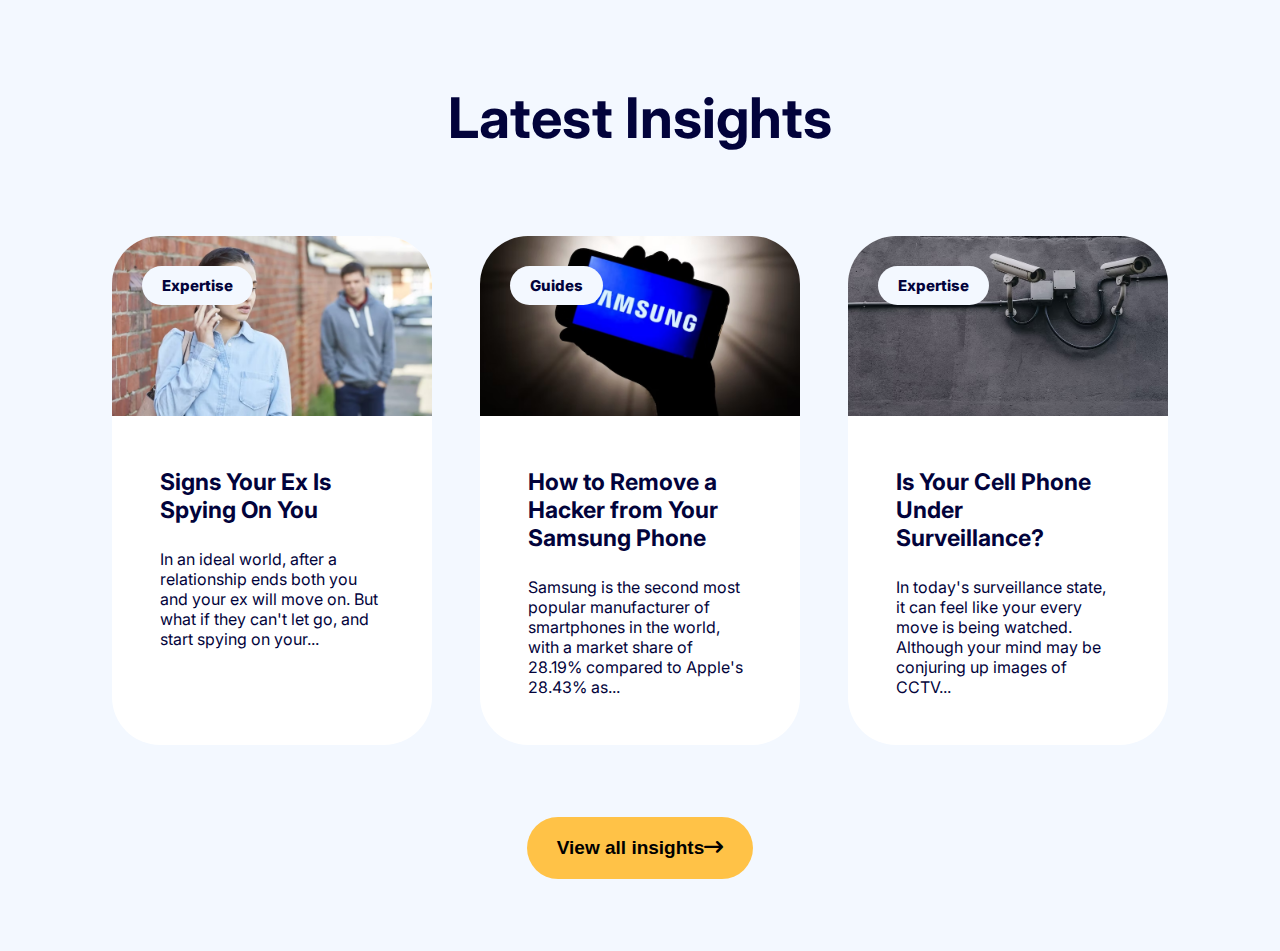
<file: BEM/Assignment1/index.html>
<!DOCTYPE html>
<html lang="en">
<head>
    <meta charset="UTF-8">
    <meta name="viewport" content="width=device-width, initial-scale=1.0">
    <title>Assignment-1</title>
    <link rel="stylesheet" href="https://cdnjs.cloudflare.com/ajax/libs/font-awesome/6.6.0/css/all.min.css" />
    <link rel="stylesheet" href="styles/style.css">
</head>
<body>
    <div class="card">
        <div class="card__heading">
            <h2>Latest Insights</h2>
        </div>
        <div class="card__body">
            <div class="card__content">
                <div class="card__over">
                    <p>Expertise</p>
                </div>
                <div class="card__content--image">
                    <img src="images/image1.png" alt="This is an image.">
                </div>
                <div class="card__description">
                    <h3>Signs Your Ex Is Spying On You</h3>
                    <p>In an ideal world, after a relationship ends both you and your ex will move on. But what if they can't let go, and start spying on your...</p>
                </div>
            </div>
            <div class="card__content">
                <div class="card__over">
                    <p>Guides</p>
                </div>
                <div class="card__content--image">
                    <img src="images/image2.png" alt="This is an image.">
                </div>
                <div class="card__description">
                    <h3>How to Remove a Hacker from Your Samsung Phone</h3>
                    <p>Samsung is the second most popular manufacturer of smartphones in the world, with a market share of 28.19% compared to Apple's 28.43% as...</p>
                </div>
                
            </div>
            <div class="card__content">
                <div class="card__over">
                    <p>Expertise</p>
                </div>
                <div class="card__content--image">
                    <img src="images/image3.png" alt="This is an image.">
                </div>
                <div class="card__description">
                    <h3>Is Your Cell Phone Under Surveillance?</h3>
                    <p>In today's surveillance state, it can feel like your every move is being watched. Although your mind may be conjuring up images of CCTV...</p>
                </div>
            </div>
        </div>
        <div class="card__button">
            <button class="btn">View all insights<i class="fa-solid fa-arrow-right-long"></i></button>
        </div>
    </div>
</body>
</html>
</file>
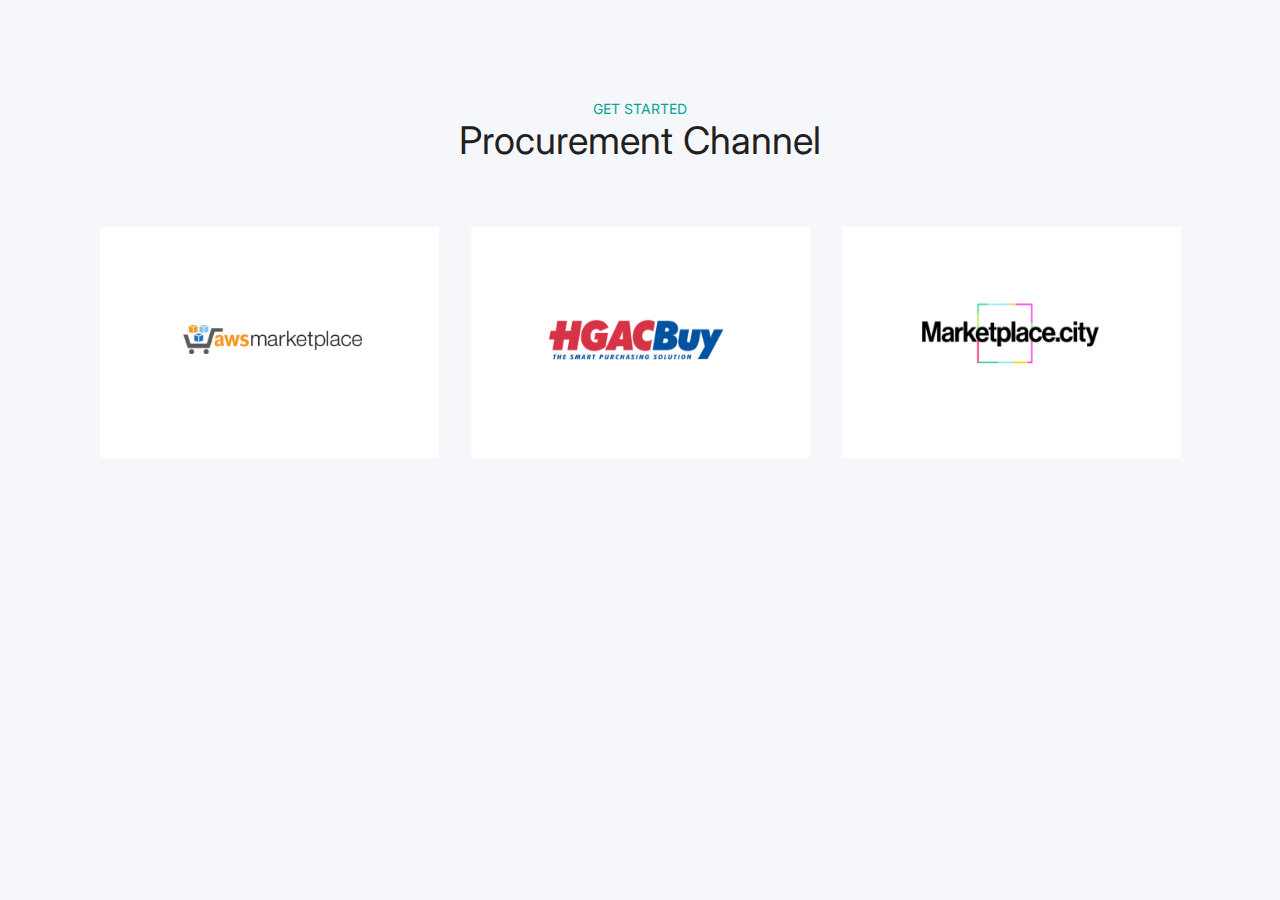
<file: BEM/Assignment2/index.html>
<!DOCTYPE html>
<html lang="en">
<head>
    <meta charset="UTF-8">
    <meta name="viewport" content="width=device-width, initial-scale=1.0">
    <title>Assignment 2</title>
    <link rel="stylesheet" href="styles/style.css">
</head>
<body>
    <div class="container">
        <div class="container__head">
            <p class="container__head--small">Get Started</p>
            <h3 class="container__head--large">Procurement Channel</h3>
        </div>
        <div class="container__images">
            <div class="container__images--img">
                <img src="images/image1.png" alt="This is an image">
            </div>
            <div class="container__images--img">
                <img src="images/image2.png" alt="This is an image">
            </div>
            <div class="container__images--img">
                <img src="images/image3.png" alt="This is an image">
            </div>
        </div>
    </div>
</body>
</html>
</file>
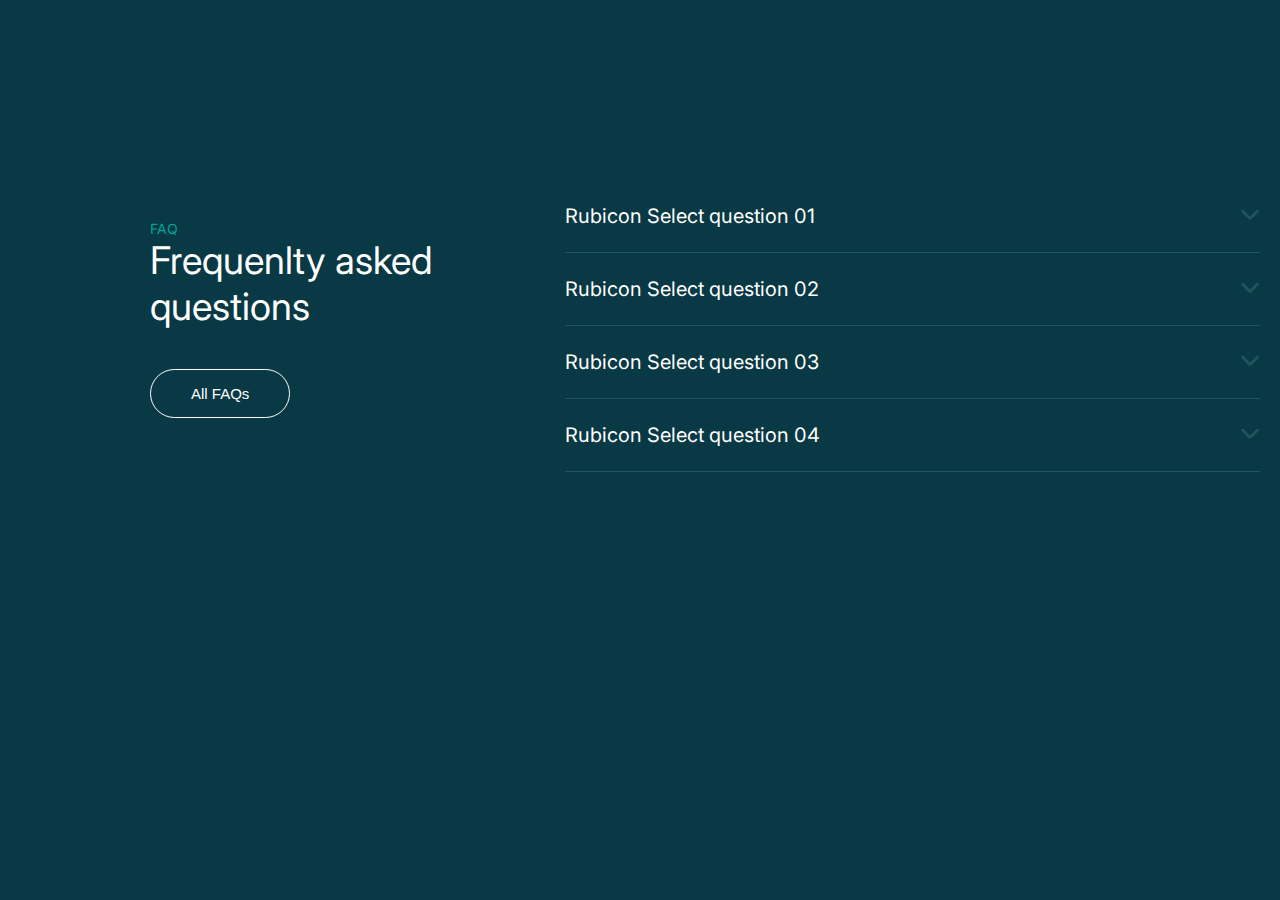
<file: BEM/Assignment3/index.html>
<!DOCTYPE html>
<html lang="en">
<head>
    <meta charset="UTF-8">
    <meta name="viewport" content="width=device-width, initial-scale=1.0">
    <title>Assignment-3</title>
    <link rel="stylesheet" href="https://cdnjs.cloudflare.com/ajax/libs/font-awesome/6.6.0/css/all.min.css"/>
    <link rel="stylesheet" href="styles/style.css">
</head>
<body>
    <div class="container">
        <div class="container__head">
            <p class="container__head--small">FAQ</p>
            <h2 class="container__head--large">Frequenlty asked questions</h2>
            <div class="conatiner__head button">
                <button class="btn">All FAQs</button>
            </div>
        </div>
        <div class="container__body">
            <div class="container_body--details">
                <details>
                    <summary>Rubicon Select question 01 <i class="fa-solid fa-chevron-down"></i></summary>

                    <p>Lorem ipsum, dolor sit amet consectetur adipisicing elit. Voluptatem, similique sequi? Odio, enim. Rem, esse. Corporis enim rerum quam iure expedita voluptas blanditiis sunt minima tenetur? Temporibus distinctio voluptatibus iusto.</p>
                </details>
                <details>
                    <summary>Rubicon Select question 02 <i class="fa-solid fa-chevron-down"></i></summary>
                    
                    <p>Lorem ipsum, dolor sit amet consectetur adipisicing elit. Voluptatem, similique sequi? Odio, enim. Rem, esse. Corporis enim rerum quam iure expedita voluptas blanditiis sunt minima tenetur? Temporibus distinctio voluptatibus iusto.</p>
                </details>
                <details>
                    <summary>Rubicon Select question 03 <i class="fa-solid fa-chevron-down"></i></summary>
                    <p>Lorem ipsum, dolor sit amet consectetur adipisicing elit. Voluptatem, similique sequi? Odio, enim. Rem, esse. Corporis enim rerum quam iure expedita voluptas blanditiis sunt minima tenetur? Temporibus distinctio voluptatibus iusto.</p>
                </details>
                <details>
                    <summary class="summary-detail">Rubicon Select question 04 <i class="fa-solid fa-chevron-down"></i></summary>
                    <p>Lorem ipsum, dolor sit amet consectetur adipisicing elit. Voluptatem, similique sequi? Odio, enim. Rem, esse. Corporis enim rerum quam iure expedita voluptas blanditiis sunt minima tenetur? Temporibus distinctio voluptatibus iusto.</p>
                </details>
            </div>
        </div>
    </div>
</body>
</html>
</file>
<file: 3_Responsive_Card_Layout/styles/style.css>
.card-img-top {
  height: 400px;
  -o-object-fit: cover;
     object-fit: cover;
}/*# sourceMappingURL=style.css.map */
</file>
<file: 5_Carousel_Modal/styles/style.css>
.carousel-inner {
  position: relative;
}
.carousel-inner .carousel-item img {
  aspect-ratio: 9/3;
  -o-object-fit: cover;
     object-fit: cover;
}
.carousel-inner .carousel-item::before {
  content: "";
  position: absolute;
  top: 0;
  left: 0;
  width: 100%;
  height: 100%;
  background: linear-gradient(rgba(0, 0, 0, 0), rgb(0, 0, 0));
}
@media screen and (max-width: 768px) {
  .carousel-inner .carousel-item .carousel-image {
    height: 400px;
  }
}/*# sourceMappingURL=style.css.map */
</file>
<file: 6_Portfolio/styles/style.css>
* {
  margin: 0;
  padding: 0;
  box-sizing: border-box;
}

.hero {
  background-image: url("../images/heroimage.jpg");
  height: 100vh;
  background-size: cover;
  background-position: center;
}
.hero::before {
  content: "";
  position: absolute;
  top: 0;
  left: 0;
  width: 100%;
  height: 100%;
  background: rgba(0, 0, 0, 0.5);
}
.hero h1, .hero p, .hero a {
  position: relative;
  z-index: 1;
}
.hero hr {
  border-color: #fff;
  opacity: 0.5;
  width: 50%;
}

.about-section .rounded-circle {
  width: 100%;
  max-width: 300px;
}

.card-img-top {
  height: 200px;
}/*# sourceMappingURL=style.css.map */
</file>
<file: css-assignment/style.css>
@import url('https://fonts.googleapis.com/css2?family=Poppins:ital,wght@0,100;0,200;0,300;0,400;0,500;0,600;0,700;0,800;0,900;1,100;1,200;1,300;1,400;1,500;1,600;1,700;1,800;1,900&display=swap');
* {
    margin: 0;
    padding: 0;
    box-sizing: border-box;
    font-family: 'Poppins', sans-serif;
}

body {
    background-color: #f4f4f9;
    color: #333;
    display: flex;
    flex-direction: column;
    align-items: center;
    min-height: 100vh;
    padding: 20px;
}

header {
    margin-bottom: 20px;
}

header h1 {
    font-size: 1.8rem;
    color: #4a4a8c;
    padding-bottom: 10px;
    border-bottom: 2px solid #4a4a8c;
    text-align: center;
}

.container {
    width: 100%;
    max-width: 400px;
    background-color: #ffffff;
    padding: 20px;
    border-radius: 8px;
    box-shadow: 0 4px 8px rgba(0, 0, 0, 0.1);
}
.container ol {
    list-style: none;
    padding: 0;
    display: flex;
    flex-direction: column;
    gap: 10px;
}

.container li {
    padding: 10px;
    transition: background-color 0.3s ease;
    border-radius: 5px;
    background-color: #f9f9ff;
}

.container a {
    text-decoration: none;
    color: #4a4a8c;
    font-size: 1rem;
    font-weight: bold;
}

.container li:hover {
    background-color: #e8eaf6;
}

.container a:hover {
    color: #333;
}


@media (min-width: 768px) {
    .container {
        max-width: 800px;
        padding: 30px;
    }

    .container ol {
        display: grid;
        grid-template-columns: 1fr 1fr;
        gap: 15px;
    }

    header h1 {
        font-size: 4rem;
    }

    .container a {
        font-size: 1.1rem;
    }
}
</file>
<file: Styleguide/styles/style.css>
@import url("https://fonts.googleapis.com/css2?family=Inter:ital,opsz,wght@0,14..32,100..900;1,14..32,100..900&display=swap");
* {
  margin: 0;
  padding: 0;
  box-sizing: border-box;
}

:root {
  --orange: #FF961C;
  --charcoal: #212121;
  --sky-blue: #6BC6EC;
  --stone-900: #CCCEB7;
  --bgcolor: #F7F9EE;
}

.container {
  display: flex;
  flex-direction: column;
  margin-top: 10px;
}
@media screen and (min-width: 768px) {
  .container {
    flex-direction: row;
  }
  .container .content {
    flex-grow: 1;
  }
}
.container .sidebar {
  width: 100%;
  padding-right: 0;
  margin-right: 0;
  position: relative;
  margin-bottom: 20px;
}
@media screen and (min-width: 768px) {
  .container .sidebar {
    max-width: 250px;
    padding-right: 20px;
    margin-right: 20px;
    position: sticky;
    top: 10px;
    align-self: flex-start;
    height: 100vh;
  }
}
.container .sidebar__list .list-group-item {
  padding-bottom: 10px;
  border-bottom: 1px solid gray;
}
.container .sidebar__list .list-group a {
  list-style-type: none;
  text-decoration: none;
  color: var(--charcoal);
  padding: 10px;
  font-size: 1.25rem;
  display: block;
}
.container .sidebar__list .list-group a:hover {
  color: var(--orange);
}
.container .sidebar__list .list-group a:active {
  color: var(--orange);
}
.container .color__container {
  width: 100%;
  padding-block: 0px 30px;
  border-bottom: 1px solid;
}
.container .color__container .color__head {
  font-size: 20px;
  text-align: center;
  margin-bottom: 20px;
  padding-block: 20px;
  text-transform: uppercase;
  width: -moz-max-content;
  width: max-content;
  margin-bottom: 1px solid var(--orange);
  position: relative;
}
.container .color__container .color__head::before {
  content: "";
  width: 100%;
  position: absolute;
  height: 4px;
  background-color: var(--orange);
  bottom: 14px;
}
@media screen and (min-width: 768px) {
  .container .color__container .color__head {
    text-align: start;
  }
}
.container .color .color__list {
  display: flex;
  flex-direction: column;
  gap: 20px;
}
@media screen and (min-width: 600px) {
  .container .color .color__list {
    flex-direction: row;
    flex-wrap: wrap;
    justify-content: flex-start;
    gap: 20px;
  }
}
.container .color .color__list .color__card {
  width: 100%;
  height: 150px;
  box-shadow: 5px 5px 10px rgba(0, 0, 0, 0.4);
}
@media screen and (min-width: 600px) {
  .container .color .color__list .color__card {
    flex-basis: calc(50% - 10px);
  }
}
@media screen and (min-width: 1024px) {
  .container .color .color__list .color__card {
    flex-basis: calc(25% - 30px);
  }
}
.container .color .color__list .color__card code {
  background-color: #fff;
  padding: 10px;
  width: 100%;
}
.container .color .color__list .orange {
  background-color: var(--orange);
}
.container .color .color__list .charcoal {
  background-color: var(--charcoal);
}
.container .color .color__list .sky-blue {
  background-color: var(--sky-blue);
}
.container .color .color__list .stone {
  background-color: var(--stone-900);
}
.container .color .color__list .color__body {
  padding: 20px;
  color: #fff;
}
.container .color .color__list .color__body > * {
  display: block;
}

.typography__container {
  margin-block: 30px;
}
.typography__container .typography__header {
  font-size: 20px;
  text-align: center;
  margin-bottom: 20px;
  padding-block: 20px;
  text-transform: uppercase;
  width: -moz-max-content;
  width: max-content;
  margin-bottom: 1px solid var(--orange);
  position: relative;
}
.typography__container .typography__header::before {
  content: "";
  width: 100%;
  position: absolute;
  height: 4px;
  background-color: var(--orange);
  bottom: 14px;
}
@media screen and (min-width: 768px) {
  .typography__container .typography__header {
    text-align: start;
  }
}
.typography__container .typography__headings {
  padding-bottom: 10px;
  border-bottom: 1px solid;
}
.typography__container .typography__info {
  line-height: 1.5;
  margin-bottom: 20px;
}
.typography__container .typography__info-title {
  font-size: 24px;
}
.typography__container .typography__info-weight, .typography__container .typography__info-spacing {
  font-size: 18px;
}
.typography__container .typography__heading {
  margin-bottom: 20px;
}
.typography__container .typography__heading--h1, .typography__container .typography__heading--h2, .typography__container .typography__heading--h3, .typography__container .typography__heading--h4, .typography__container .typography__heading--h5, .typography__container .typography__heading--h6 {
  font-weight: 500;
  line-height: 1.5;
}
.typography__container .typography__heading--h1 h1 {
  font-size: 40px;
}
.typography__container .typography__heading--h2 h2 {
  font-size: 28px;
}
.typography__container .typography__heading--h3 h1 {
  font-size: 20px;
}
.typography__container .typography__heading--h4 h4 {
  font-size: 18px;
}
.typography__container .typography__heading--h5 h5 {
  font-size: 14px;
}
.typography__container .typography__heading--h6 h6 {
  font-size: 13px;
}
@media screen and (min-width: 600px) {
  .typography__container .typography__heading--h1 h1 {
    font-size: 40px;
  }
  .typography__container .typography__heading--h2 h2 {
    font-size: 30.8px;
  }
  .typography__container .typography__heading--h3 h1 {
    font-size: 22px;
  }
  .typography__container .typography__heading--h4 h4 {
    font-size: 19.8px;
  }
  .typography__container .typography__heading--h5 h5 {
    font-size: 15.4px;
  }
  .typography__container .typography__heading--h6 h6 {
    font-size: 14.3px;
  }
}
@media screen and (min-width: 1024px) {
  .typography__container .typography__heading--h1 h1 {
    font-size: 64px;
  }
  .typography__container .typography__heading--h2 h2 {
    font-size: 40px;
  }
  .typography__container .typography__heading--h3 h3 {
    font-size: 32px;
  }
  .typography__container .typography__heading--h4 h4 {
    font-size: 24px;
  }
  .typography__container .typography__heading--h5 h5 {
    font-size: 16px;
  }
  .typography__container .typography__heading--h6 h6 {
    font-size: 14px;
  }
}
.typography__container .typography__text {
  border-bottom: 1px solid;
}
.typography__container .typography__text-header {
  font-size: 20px;
  text-align: center;
  margin-bottom: 20px;
  padding-block: 20px;
  text-transform: uppercase;
  width: -moz-max-content;
  width: max-content;
  margin-bottom: 1px solid var(--orange);
  position: relative;
}
.typography__container .typography__text-header::before {
  content: "";
  width: 100%;
  position: absolute;
  height: 4px;
  background-color: var(--orange);
  bottom: 14px;
}
@media screen and (min-width: 768px) {
  .typography__container .typography__text-header {
    text-align: start;
  }
}
.typography__container .typography__text-item {
  line-height: 1.5;
  margin-bottom: 20px;
  font-weight: 400;
}
.typography__container .typography__text-item--large p:first-child {
  font-size: 20px;
}
.typography__container .typography__text-item--medium p:first-child {
  font-size: 16px;
}
.typography__container .typography__text-item--regular p:first-child {
  font-size: 14px;
}
.typography__container .typography__text-item--small p:first-child {
  font-size: 13px;
}
.typography__container .typography__text-item--xsmall p:first-child {
  font-size: 13px;
}
@media screen and (min-width: 600px) {
  .typography__container .typography__text-item--large p:first-child {
    font-size: 26px;
  }
  .typography__container .typography__text-item--medium p:first-child {
    font-size: 20.8px;
  }
  .typography__container .typography__text-item--regular p:first-child {
    font-size: 18.2px;
  }
  .typography__container .typography__text-item--small p:first-child {
    font-size: 16.9px;
  }
  .typography__container .typography__text-item--xsmall p:first-child {
    font-size: 15.6px;
  }
}
@media screen and (min-width: 600px) {
  .typography__container .typography__text-item--large p:first-child {
    font-size: 24px;
  }
  .typography__container .typography__text-item--medium p:first-child {
    font-size: 20px;
  }
  .typography__container .typography__text-item--regular p:first-child {
    font-size: 16px;
  }
  .typography__container .typography__text-item--small p:first-child {
    font-size: 14px;
  }
  .typography__container .typography__text-item--xsmall p:first-child {
    font-size: 15.6px;
  }
}

@font-face {
  font-family: "icomoon";
  src: url("../fonts/icomoon.eot?kqa15w");
  src: url("../fonts/icomoon.eot?kqa15w#iefix") format("embedded-opentype"), url("../fonts/icomoon.ttf?kqa15w") format("truetype"), url("../fonts/icomoon.woff?kqa15w") format("woff"), url("../fonts/icomoon.svg?kqa15w#icomoon") format("svg");
  font-weight: normal;
  font-style: normal;
  font-display: block;
}
[class^=icon-], [class*=" icon-"] {
  /* use !important to prevent issues with browser extensions that change fonts */
  font-family: "icomoon" !important;
  speak: never;
  font-style: normal;
  font-weight: normal;
  font-variant: normal;
  text-transform: none;
  line-height: 1;
  /* Better Font Rendering =========== */
  -webkit-font-smoothing: antialiased;
  -moz-osx-font-smoothing: grayscale;
}

.icon-xmark:before {
  content: "\e900";
}

.icon-user1:before {
  content: "\e901";
}

.icon-icon-right:before {
  content: "\e902";
}

.icon-search1:before {
  content: "\e903";
}

.icon-menu-burger:before {
  content: "\e904";
}

.icon-icon-sharp:before {
  content: "\e905";
}

.icon-icon-marker:before {
  content: "\e906";
}

.icon-icon-empty:before {
  content: "\e907";
}

.icons__container {
  margin-block: 30px;
}
.icons__container .icons__header {
  font-size: 20px;
  text-align: center;
  margin-bottom: 20px;
  padding-block: 20px;
  text-transform: uppercase;
  width: -moz-max-content;
  width: max-content;
  margin-bottom: 1px solid var(--orange);
  position: relative;
}
.icons__container .icons__header::before {
  content: "";
  width: 100%;
  position: absolute;
  height: 4px;
  background-color: var(--orange);
  bottom: 14px;
}
@media screen and (min-width: 768px) {
  .icons__container .icons__header {
    text-align: start;
  }
}
.icons__container .icons__lists {
  display: grid;
  gap: 20px;
  justify-items: center;
  grid-template-columns: 1fr;
}
@media screen and (min-width: 768px) {
  .icons__container .icons__lists {
    grid-template-columns: repeat(2, 1fr);
  }
}
@media screen and (min-width: 1024px) {
  .icons__container .icons__lists {
    grid-template-columns: repeat(3, 1fr);
  }
}
.icons__container .icons__lists .icons__list--i1 {
  display: flex;
  flex-direction: column;
  align-items: center;
  text-align: center;
  line-height: 1.5;
  margin: 10px;
}
.icons__container .icons__lists .icons__list--i1 .icon {
  font-size: 30px;
}
.icons__container .icons__lists .icons__list--i1 code {
  font-size: 12px;
  display: block;
  margin-top: 8px;
  word-wrap: break-word;
}

body {
  margin: 20px;
  margin-bottom: 0;
  font-family: "Inter", sans-serif;
}
@media screen and (min-width: 768px) {
  body {
    margin: 30px;
    margin-bottom: 0;
  }
}

.heading h2 {
  padding-block: 10px 20px;
  border-bottom: 1px solid;
  color: var(--orange);
  font-size: 30px;
  text-transform: uppercase;
}

.foot {
  background-color: var(--charcoal);
  color: #fff;
  padding: 20px;
  text-align: center;
  border-top-left-radius: 10px;
  border-top-right-radius: 10px;
}/*# sourceMappingURL=style.css.map */
</file>
<file: BEM/Assignment1/styles/style.css>
@import url("https://fonts.googleapis.com/css2?family=Inter:ital,opsz,wght@0,14..32,100..900;1,14..32,100..900&display=swap");
* {
  margin: 0;
  padding: 0;
  box-sizing: border-box;
}

.card {
  margin: auto;
  flex-direction: column;
  display: flex;
  justify-content: center;
  align-items: center;
  font-family: "Inter", "Sans serif";
  background-color: #F3F8FF;
  color: #02033B;
}
.card__heading {
  margin-block: 84px;
}
.card__heading h2 {
  font-size: 56px;
}
.card__body {
  display: flex;
  justify-content: center;
  align-items: center;
  flex-wrap: wrap;
  gap: 48px;
  align-items: stretch;
}
.card__content {
  flex-grow: 1;
  display: flex;
  flex-direction: column;
  background-color: #fff;
  max-width: 320px;
  border-radius: 48px;
  position: relative;
}
.card__content--image img {
  border-top-left-radius: 48px;
  border-top-right-radius: 48px;
  width: 100%;
  height: 180px;
  -o-object-fit: cover;
     object-fit: cover;
}
.card__content .card__over {
  position: absolute;
  padding: 10px 20px;
  background-color: #F3F8FF;
  border-radius: 28px;
  margin: 30px;
  cursor: pointer;
}
.card__content .card__over p {
  font-size: 15px;
  font-weight: 800;
}
.card__content .card__over:hover {
  background-color: #FFC247;
}
.card__content .card__description {
  flex-grow: 1;
  display: flex;
  flex-direction: column;
}
.card__content .card__description h3 {
  font-size: 23px;
  margin: 48px 60px 25px 48px;
  font-weight: 700;
}
.card__content .card__description p {
  font-size: 16px;
  margin: 0 50px 48px 48px;
}
.card__button .btn {
  padding: 20px 30px;
  background-color: #FFC247;
  border: none;
  border-radius: 42px;
  margin: 72px;
  font-size: 19px;
  font-weight: 800;
  cursor: pointer;
}
.card__button .btn:hover {
  background-color: #02033B;
  color: #FFC247;
}/*# sourceMappingURL=style.css.map */
</file>
<file: BEM/Assignment2/styles/style.css>
@import url("https://fonts.googleapis.com/css2?family=Inter:ital,opsz,wght@0,14..32,100..900;1,14..32,100..900&display=swap");
* {
  margin: 0;
  padding: 0;
  box-sizing: border-box;
}

body {
  background-color: #F6F7FB;
  font-family: "Inter", "Sans Serif";
}

.container__head {
  margin-top: 100px;
  margin-bottom: 64px;
  text-align: center;
}
.container__head--small {
  color: #00A599;
  font-size: 14px;
  text-transform: uppercase;
}
.container__head--large {
  color: #202020;
  font-size: 38px;
  font-weight: 400;
}
.container__images {
  width: 100%;
  gap: 32px;
}
.container__images--img {
  height: 231px;
  background-color: #FFFFFF;
  display: flex;
  align-items: center;
  justify-content: center;
  margin-bottom: 20px;
}
.container__images img {
  width: 229px;
  height: 131px;
}
@media screen and (min-width: 428px) {
  .container__images {
    display: flex;
    align-items: center;
    justify-content: center;
    flex-wrap: wrap;
  }
  .container__images--img {
    width: 339px;
  }
}/*# sourceMappingURL=style.css.map */
</file>
<file: BEM/Assignment3/styles/style.css>
@import url("https://fonts.googleapis.com/css2?family=Inter:ital,opsz,wght@0,14..32,100..900;1,14..32,100..900&display=swap");
* {
  margin: 0;
  padding: 0;
  box-sizing: border-box;
}

body {
  background-color: #093944;
  font-family: Inter, "Sans Serif";
}

.container {
  margin: 50px;
}
.container__head {
  max-width: 320px;
  margin-block: 40px;
}
.container__head--small {
  color: #00A599;
  font-size: 14px;
}
.container__head--large {
  color: #FFFFFF;
  font-size: 38px;
  font-weight: 400;
}
.container__head .button .btn {
  margin-top: 40px;
  padding: 15px 40px;
  border: 1px solid #FFFFFF;
  border-radius: 28px;
  background-color: #093944;
  color: #FFFFFF;
  font-size: 15px;
}
.container__body details {
  color: #FFFFFF;
  font-size: 20px;
  padding-block: 24px;
  border-bottom: 1px solid #20545F;
  font-weight: 400;
}
.container__body details p {
  padding-top: 20px;
  color: #90A5A9;
}
.container__body details summary {
  display: flex;
  justify-content: space-between;
  cursor: pointer;
}
.container__body details summary i {
  color: #20545F;
}
.container__body details[open] summary i {
  transform: rotate(-180deg);
}
@media screen and (min-width: 768px) {
  .container {
    padding-block: 100px;
    padding-inline: 150px 20px;
    margin: 80px auto;
    display: flex;
    max-width: 1400px;
    justify-content: space-between;
    flex-wrap: wrap;
  }
  .container__body {
    width: 695px;
  }
}/*# sourceMappingURL=style.css.map */
</file>
